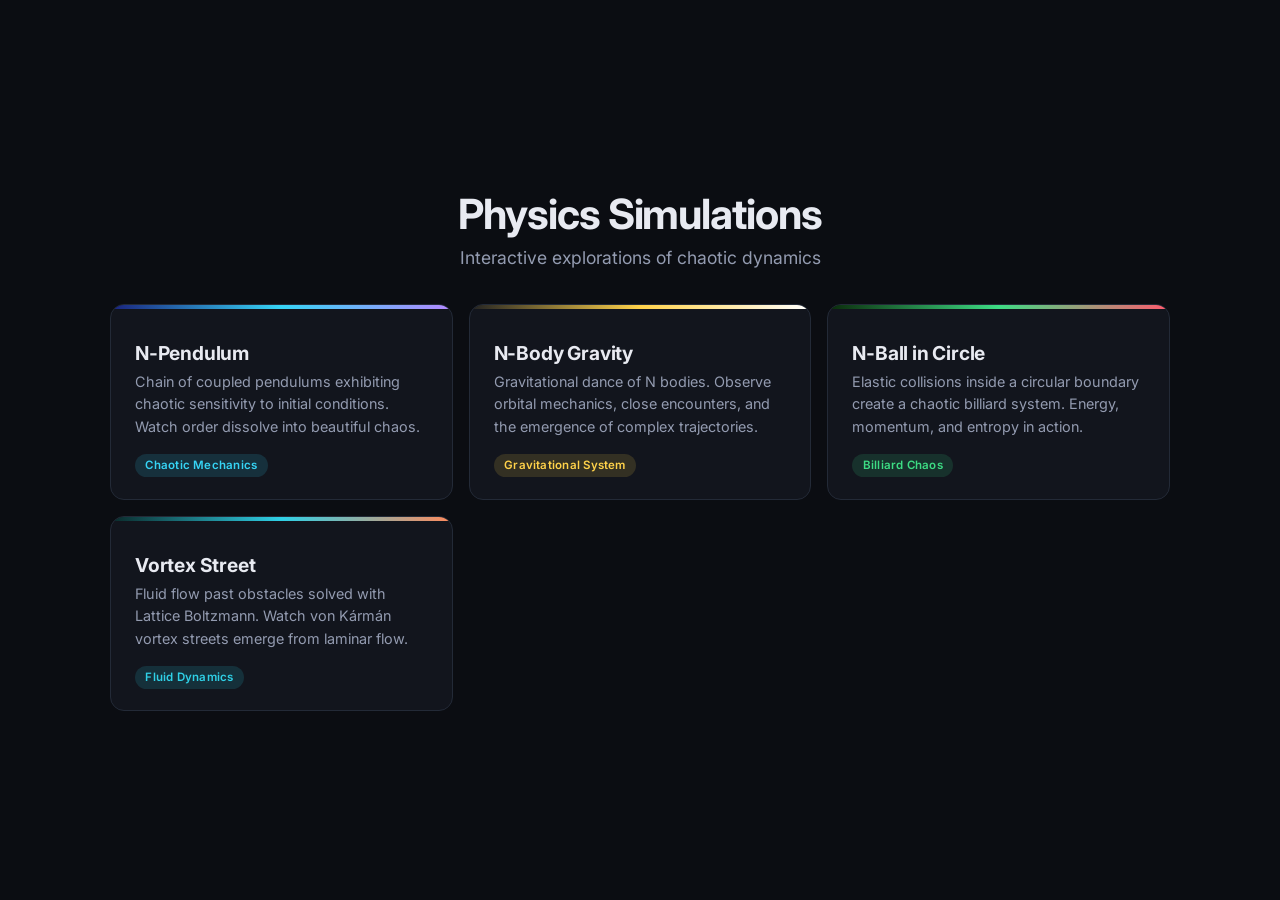
<file: index.html>
<!DOCTYPE html>
<html lang="en">
<head>
  <meta charset="UTF-8">
  <meta name="viewport" content="width=device-width, initial-scale=1, viewport-fit=cover">
  <title>Physics Simulations</title>
  <link rel="stylesheet" href="styles.css">
  <link rel="preconnect" href="https://fonts.googleapis.com">
  <link href="https://fonts.googleapis.com/css2?family=Inter:wght@400;600;700&display=swap" rel="stylesheet">
</head>
<body>
  <main class="landing">
    <h1>Physics Simulations</h1>
    <p class="subtitle">Interactive explorations of chaotic dynamics</p>

    <div class="cards">
      <a href="pages/pendulum/index.html" class="card card-pendulum">
        <div class="color-bar"></div>
        <h2>N-Pendulum</h2>
        <p>Chain of coupled pendulums exhibiting chaotic sensitivity to initial conditions. Watch order dissolve into beautiful chaos.</p>
        <span class="tag">Chaotic Mechanics</span>
      </a>

      <a href="pages/nbody/index.html" class="card card-nbody">
        <div class="color-bar"></div>
        <h2>N-Body Gravity</h2>
        <p>Gravitational dance of N bodies. Observe orbital mechanics, close encounters, and the emergence of complex trajectories.</p>
        <span class="tag">Gravitational System</span>
      </a>

      <a href="pages/balls/index.html" class="card card-balls">
        <div class="color-bar"></div>
        <h2>N-Ball in Circle</h2>
        <p>Elastic collisions inside a circular boundary create a chaotic billiard system. Energy, momentum, and entropy in action.</p>
        <span class="tag">Billiard Chaos</span>
      </a>

      <a href="pages/vortex/index.html" class="card card-vortex">
        <div class="color-bar"></div>
        <h2>Vortex Street</h2>
        <p>Fluid flow past obstacles solved with Lattice Boltzmann. Watch von K&aacute;rm&aacute;n vortex streets emerge from laminar flow.</p>
        <span class="tag">Fluid Dynamics</span>
      </a>
    </div>
  </main>
</body>
</html>
</file>
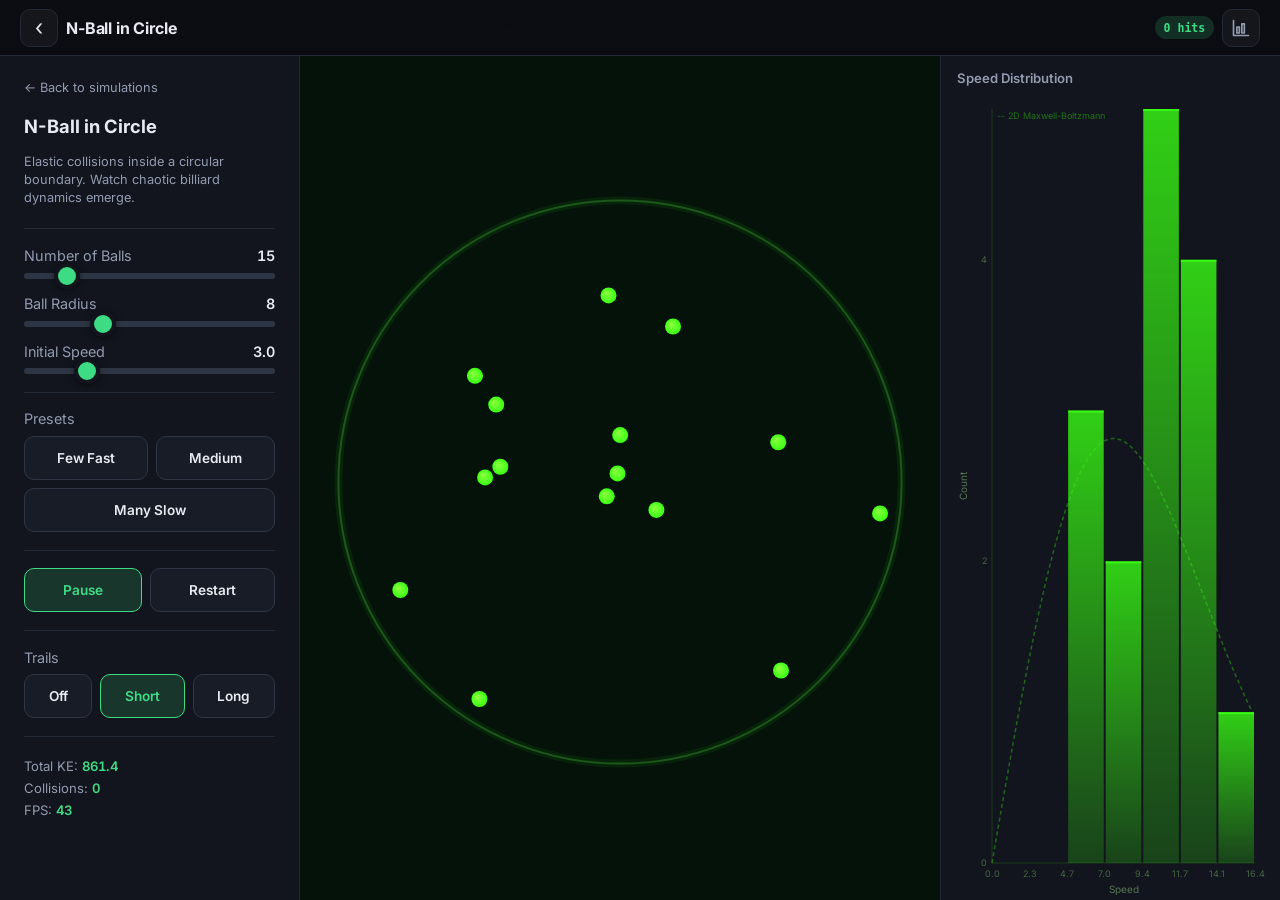
<file: pages/balls/index.html>
<!DOCTYPE html>
<html lang="en">
<head>
  <meta charset="UTF-8">
  <meta name="viewport" content="width=device-width, initial-scale=1, viewport-fit=cover, maximum-scale=1, user-scalable=no">
  <title>N-Ball in Circle — Billiard Chaos</title>
  <link rel="preconnect" href="https://fonts.googleapis.com">
  <link rel="preconnect" href="https://fonts.gstatic.com" crossorigin>
  <link href="https://fonts.googleapis.com/css2?family=Inter:wght@400;600;700&display=swap" rel="stylesheet">
  <link rel="stylesheet" href="../../styles.css">
  <style>
    .canvas-wrap { background: #04120a; }
  </style>
</head>
<body>

<div class="sim-page t-balls">

  <!-- Mobile top bar -->
  <header class="topbar">
    <a href="../../index.html" class="topbar-back" aria-label="Back to simulations">‹</a>
    <div class="topbar-title">N-Ball in Circle</div>
    <div class="topbar-live"><span id="m-live">0 hits</span></div>
    <button class="topbar-btn" id="m-graph" aria-label="Toggle speed plot">
      <svg viewBox="0 0 24 24" fill="none" stroke="currentColor" stroke-width="2" stroke-linecap="round" stroke-linejoin="round"><path d="M3 3v18h18"/><rect x="7" y="11" width="3" height="7"/><rect x="13" y="7" width="3" height="11"/></svg>
    </button>
  </header>

  <!-- Touch hint -->
  <div class="touch-hint" id="touch-hint"><b>Drag</b> across the dish to stir and scatter the balls</div>

  <!-- Controls Panel -->
  <div class="controls">
    <a href="../../index.html" class="back-link">&larr; Back to simulations</a>
    <h1>N-Ball in Circle</h1>
    <p style="font-size:0.8rem; color:var(--text-dim); line-height:1.4; margin-bottom:0.25rem;">
      Elastic collisions inside a circular boundary. Watch chaotic billiard dynamics emerge.
    </p>

    <hr class="divider">

    <div class="control-group">
      <label>Number of Balls <span id="n-val">15</span></label>
      <input type="range" id="slider-n" min="2" max="100" value="15">
    </div>

    <div class="control-group">
      <label>Ball Radius <span id="r-val">8</span></label>
      <input type="range" id="slider-r" min="3" max="20" value="8">
    </div>

    <div class="control-group">
      <label>Initial Speed <span id="speed-val">3.0</span></label>
      <input type="range" id="slider-speed" min="1" max="10" value="3" step="0.5">
    </div>

    <hr class="divider">

    <div class="control-group">
      <label>Presets</label>
      <div class="btn-row">
        <button class="btn" id="preset-few">Few Fast</button>
        <button class="btn" id="preset-mid">Medium</button>
        <button class="btn" id="preset-many">Many Slow</button>
      </div>
    </div>

    <hr class="divider">

    <div class="btn-row">
      <button class="btn active" id="btn-pause">Pause</button>
      <button class="btn" id="btn-restart">Restart</button>
    </div>

    <hr class="divider">

    <div class="control-group">
      <label>Trails</label>
      <div class="btn-row">
        <button class="btn" id="btn-trails-off">Off</button>
        <button class="btn active" id="btn-trails-short">Short</button>
        <button class="btn" id="btn-trails-long">Long</button>
      </div>
    </div>

    <hr class="divider">

    <div class="stats">
      <div>Total KE: <span class="val" id="stat-ke">0</span></div>
      <div>Collisions: <span class="val" id="stat-collisions">0</span></div>
      <div>FPS: <span class="val" id="stat-fps">0</span></div>
    </div>
  </div>

  <!-- Main Canvas -->
  <div class="canvas-wrap">
    <canvas id="main-canvas"></canvas>
  </div>

  <!-- Phase Space Panel -->
  <div class="phase-panel">
    <h2>Speed Distribution</h2>
    <canvas id="phase-canvas"></canvas>
  </div>

  <!-- Mobile action bar -->
  <nav class="actionbar">
    <button class="act act-secondary" id="m-controls" aria-label="Controls">
      <svg viewBox="0 0 24 24" fill="none" stroke="currentColor" stroke-width="2" stroke-linecap="round"><line x1="4" y1="8" x2="20" y2="8"/><line x1="4" y1="16" x2="20" y2="16"/><circle cx="9" cy="8" r="2.4" fill="currentColor"/><circle cx="15" cy="16" r="2.4" fill="currentColor"/></svg>
    </button>
    <button class="act act-play" id="m-play" aria-label="Play/Pause"></button>
    <button class="act act-secondary" id="m-restart" aria-label="Restart">
      <svg viewBox="0 0 24 24" fill="none" stroke="currentColor" stroke-width="2" stroke-linecap="round" stroke-linejoin="round"><path d="M21 12a9 9 0 1 1-2.64-6.36"/><path d="M21 3v6h-6"/></svg>
    </button>
  </nav>

</div>

<script>
(function() {
  'use strict';

  // ─── DOM refs ───
  const mainCanvas = document.getElementById('main-canvas');
  const mainCtx = mainCanvas.getContext('2d');
  const phaseCanvas = document.getElementById('phase-canvas');
  const phaseCtx = phaseCanvas.getContext('2d');
  const canvasWrap = mainCanvas.parentElement;

  const sliderN = document.getElementById('slider-n');
  const sliderR = document.getElementById('slider-r');
  const sliderSpeed = document.getElementById('slider-speed');
  const nVal = document.getElementById('n-val');
  const rVal = document.getElementById('r-val');
  const speedVal = document.getElementById('speed-val');
  const btnPause = document.getElementById('btn-pause');
  const btnRestart = document.getElementById('btn-restart');
  const statKE = document.getElementById('stat-ke');
  const statCollisions = document.getElementById('stat-collisions');
  const statFPS = document.getElementById('stat-fps');
  const mLive = document.getElementById('m-live');
  const pointer = { active: false, x: 0, y: 0, px: 0, py: 0 };

  // ─── State ───
  let N = 15;
  let ballRadius = 8;
  let initSpeed = 3.0;
  let running = true;
  let trailLength = 30; // 0 = off, 30 = short, 80 = long
  let collisionCount = 0;

  // Boundary
  let boundaryRadius = 250;
  let cx = 0, cy = 0;

  // Balls: arrays of Float64
  let px, py, vx, vy;
  // Per-ball collision flash (0..1, decays over time)
  let flash;
  // Trail history: array of arrays of {x, y}
  let trails;

  // Physics constants
  const SUB_STEPS = 8;
  const DT = 1 / 60;

  // FPS counter
  let frameCount = 0;
  let lastFPSTime = performance.now();
  let displayFPS = 60;

  // ─── Resize handling ───
  function resize() {
    const rect = canvasWrap.getBoundingClientRect();
    const dpr = window.devicePixelRatio || 1;
    mainCanvas.width = rect.width * dpr;
    mainCanvas.height = rect.height * dpr;
    mainCanvas.style.width = rect.width + 'px';
    mainCanvas.style.height = rect.height + 'px';
    mainCtx.setTransform(dpr, 0, 0, dpr, 0, 0);

    cx = rect.width / 2;
    cy = rect.height / 2;
    boundaryRadius = Math.min(rect.width, rect.height) * 0.44;

    // Phase canvas
    const phaseRect = phaseCanvas.parentElement.getBoundingClientRect();
    const pw = phaseRect.width - 32; // padding
    const ph = phaseRect.height - 40;
    phaseCanvas.width = Math.max(pw, 100) * dpr;
    phaseCanvas.height = Math.max(ph, 100) * dpr;
    phaseCanvas.style.width = Math.max(pw, 100) + 'px';
    phaseCanvas.style.height = Math.max(ph, 100) + 'px';
    phaseCtx.setTransform(dpr, 0, 0, dpr, 0, 0);
  }

  // ─── Initialization ───
  function initBalls() {
    collisionCount = 0;
    px = new Float64Array(N);
    py = new Float64Array(N);
    vx = new Float64Array(N);
    vy = new Float64Array(N);
    flash = new Float64Array(N);
    trails = [];
    for (let i = 0; i < N; i++) trails.push([]);

    const maxR = boundaryRadius - ballRadius - 2;
    let placed = 0;
    let attempts = 0;
    while (placed < N && attempts < N * 500) {
      attempts++;
      const angle = Math.random() * Math.PI * 2;
      const dist = Math.random() * maxR;
      const tx = dist * Math.cos(angle);
      const ty = dist * Math.sin(angle);

      // Check overlap with already placed
      let overlap = false;
      for (let j = 0; j < placed; j++) {
        const ddx = tx - px[j];
        const ddy = ty - py[j];
        if (ddx * ddx + ddy * ddy < (ballRadius * 2 + 2) * (ballRadius * 2 + 2)) {
          overlap = true;
          break;
        }
      }
      if (overlap) continue;

      px[placed] = tx;
      py[placed] = ty;
      const a = Math.random() * Math.PI * 2;
      // Scale speed relative to boundary so motion looks good at any size
      const spd = initSpeed * (0.5 + Math.random()) * boundaryRadius * 0.012;
      vx[placed] = spd * Math.cos(a);
      vy[placed] = spd * Math.sin(a);
      placed++;
    }

    // If we couldn't place all, reduce N for this run
    if (placed < N) {
      N = placed;
      px = px.slice(0, N);
      py = py.slice(0, N);
      vx = vx.slice(0, N);
      vy = vy.slice(0, N);
      flash = flash.slice(0, N);
      trails = trails.slice(0, N);
    }
  }

  // ─── Physics step ───
  function step(dt) {
    const subDt = dt / SUB_STEPS;

    for (let s = 0; s < SUB_STEPS; s++) {
      // Move
      for (let i = 0; i < N; i++) {
        px[i] += vx[i] * subDt;
        py[i] += vy[i] * subDt;
      }

      // Ball-wall collisions
      for (let i = 0; i < N; i++) {
        const dist = Math.sqrt(px[i] * px[i] + py[i] * py[i]);
        const limit = boundaryRadius - ballRadius;
        if (dist > limit && dist > 0.0001) {
          // Normal pointing inward
          const nx = px[i] / dist;
          const ny = py[i] / dist;

          // Push back
          px[i] = nx * limit;
          py[i] = ny * limit;

          // Reflect velocity
          const dot = vx[i] * nx + vy[i] * ny;
          if (dot > 0) {
            vx[i] -= 2 * dot * nx;
            vy[i] -= 2 * dot * ny;
          }
          flash[i] = 1.0;
          collisionCount++;
        }
      }

      // Ball-ball collisions
      for (let i = 0; i < N; i++) {
        for (let j = i + 1; j < N; j++) {
          const ddx = px[j] - px[i];
          const ddy = py[j] - py[i];
          const distSq = ddx * ddx + ddy * ddy;
          const minDist = ballRadius * 2;

          if (distSq < minDist * minDist && distSq > 0.0001) {
            const dist = Math.sqrt(distSq);
            const nx = ddx / dist;
            const ny = ddy / dist;

            // Resolve overlap: push apart equally
            const overlap = minDist - dist;
            const push = overlap * 0.5 + 0.01;
            px[i] -= nx * push;
            py[i] -= ny * push;
            px[j] += nx * push;
            py[j] += ny * push;

            // Elastic collision (equal mass)
            const dvx = vx[i] - vx[j];
            const dvy = vy[i] - vy[j];
            const dvDotN = dvx * nx + dvy * ny;

            // Only resolve if approaching
            if (dvDotN > 0) {
              vx[i] -= dvDotN * nx;
              vy[i] -= dvDotN * ny;
              vx[j] += dvDotN * nx;
              vy[j] += dvDotN * ny;
            }

            flash[i] = 1.0;
            flash[j] = 1.0;
            collisionCount++;
          }
        }
      }
    }

    // Pointer stir / shove — push nearby balls away and drag them along
    if (pointer.active && N > 0) {
      const R = boundaryRadius * 0.34;
      const R2 = R * R;
      const pvx = pointer.x - pointer.px;
      const pvy = pointer.y - pointer.py;
      const maxV = boundaryRadius * 0.06;
      for (let i = 0; i < N; i++) {
        const dx = px[i] - pointer.x, dy = py[i] - pointer.y;
        const d2 = dx * dx + dy * dy;
        if (d2 < R2) {
          const d = Math.sqrt(d2) || 1;
          const fall = 1 - d / R;
          vx[i] += (dx / d) * fall * 0.9 + pvx * fall * 0.35;
          vy[i] += (dy / d) * fall * 0.9 + pvy * fall * 0.35;
          const sp = Math.sqrt(vx[i] * vx[i] + vy[i] * vy[i]);
          if (sp > maxV) { vx[i] *= maxV / sp; vy[i] *= maxV / sp; }
        }
      }
    }
    pointer.px = pointer.x;
    pointer.py = pointer.y;

    // Decay flash
    for (let i = 0; i < N; i++) {
      flash[i] *= 0.9;
      if (flash[i] < 0.01) flash[i] = 0;
    }

    // Record trails
    if (trailLength > 0) {
      for (let i = 0; i < N; i++) {
        trails[i].push({ x: px[i], y: py[i] });
        if (trails[i].length > trailLength) {
          trails[i].shift();
        }
      }
    }
  }

  // ─── Color helpers ───
  function lerpColor(r1, g1, b1, r2, g2, b2, t) {
    return [
      Math.round(r1 + (r2 - r1) * t),
      Math.round(g1 + (g2 - g1) * t),
      Math.round(b1 + (b2 - b1) * t)
    ];
  }

  // ─── Render main canvas ───
  function renderMain() {
    const w = parseInt(mainCanvas.style.width);
    const h = parseInt(mainCanvas.style.height);
    mainCtx.clearRect(0, 0, w, h);

    // Draw boundary circle
    mainCtx.beginPath();
    mainCtx.arc(cx, cy, boundaryRadius, 0, Math.PI * 2);
    mainCtx.strokeStyle = '#1a4a1a';
    mainCtx.lineWidth = 2;
    mainCtx.stroke();

    // Subtle boundary glow
    mainCtx.beginPath();
    mainCtx.arc(cx, cy, boundaryRadius, 0, Math.PI * 2);
    mainCtx.strokeStyle = 'rgba(57, 255, 20, 0.08)';
    mainCtx.lineWidth = 8;
    mainCtx.stroke();

    // Draw trails
    if (trailLength > 0) {
      for (let i = 0; i < N; i++) {
        const trail = trails[i];
        if (trail.length < 2) continue;
        for (let t = 1; t < trail.length; t++) {
          const alpha = (t / trail.length) * 0.4;
          mainCtx.beginPath();
          mainCtx.moveTo(cx + trail[t - 1].x, cy + trail[t - 1].y);
          mainCtx.lineTo(cx + trail[t].x, cy + trail[t].y);
          mainCtx.strokeStyle = `rgba(57, 255, 20, ${alpha})`;
          mainCtx.lineWidth = ballRadius * 0.5;
          mainCtx.lineCap = 'round';
          mainCtx.stroke();
        }
      }
    }

    // Draw balls
    for (let i = 0; i < N; i++) {
      const f = flash[i];
      let r, g, b;
      if (f > 0) {
        // Lerp from neon green (57,255,20) to red (255,23,68)
        [r, g, b] = lerpColor(57, 255, 20, 255, 23, 68, f);
      } else {
        r = 57; g = 255; b = 20;
      }

      const bx = cx + px[i];
      const by = cy + py[i];

      // Glow
      if (f > 0.3) {
        mainCtx.beginPath();
        mainCtx.arc(bx, by, ballRadius * 2.5, 0, Math.PI * 2);
        const glow = mainCtx.createRadialGradient(bx, by, ballRadius * 0.5, bx, by, ballRadius * 2.5);
        glow.addColorStop(0, `rgba(255, 23, 68, ${f * 0.4})`);
        glow.addColorStop(1, 'rgba(255, 23, 68, 0)');
        mainCtx.fillStyle = glow;
        mainCtx.fill();
      }

      // Ball body
      mainCtx.beginPath();
      mainCtx.arc(bx, by, ballRadius, 0, Math.PI * 2);
      const grad = mainCtx.createRadialGradient(bx - ballRadius * 0.3, by - ballRadius * 0.3, ballRadius * 0.1, bx, by, ballRadius);
      grad.addColorStop(0, `rgba(${Math.min(r + 80, 255)}, ${Math.min(g + 40, 255)}, ${Math.min(b + 40, 255)}, 1)`);
      grad.addColorStop(1, `rgba(${r}, ${g}, ${b}, 1)`);
      mainCtx.fillStyle = grad;
      mainCtx.fill();
    }

    // Pointer influence ring
    if (pointer.active) {
      const R = boundaryRadius * 0.34;
      mainCtx.beginPath();
      mainCtx.arc(cx + pointer.x, cy + pointer.y, R, 0, Math.PI * 2);
      mainCtx.strokeStyle = 'rgba(61, 220, 132, 0.22)';
      mainCtx.lineWidth = 1.5;
      mainCtx.stroke();
      mainCtx.beginPath();
      mainCtx.arc(cx + pointer.x, cy + pointer.y, 4, 0, Math.PI * 2);
      mainCtx.fillStyle = 'rgba(61, 220, 132, 0.85)';
      mainCtx.fill();
    }
  }

  // ─── Render phase space (speed distribution histogram) ───
  function renderPhase() {
    const w = parseInt(phaseCanvas.style.width) || 200;
    const h = parseInt(phaseCanvas.style.height) || 200;
    phaseCtx.clearRect(0, 0, w, h);

    if (N === 0) return;

    // Compute speeds
    const speeds = new Float64Array(N);
    let maxSpeed = 0;
    for (let i = 0; i < N; i++) {
      speeds[i] = Math.sqrt(vx[i] * vx[i] + vy[i] * vy[i]);
      if (speeds[i] > maxSpeed) maxSpeed = speeds[i];
    }
    if (maxSpeed < 0.01) maxSpeed = 1;

    // Bin into histogram
    const numBins = Math.min(20, Math.max(5, Math.floor(N / 2)));
    const binWidth = (maxSpeed * 1.1) / numBins;
    const bins = new Int32Array(numBins);
    for (let i = 0; i < N; i++) {
      const bin = Math.min(Math.floor(speeds[i] / binWidth), numBins - 1);
      bins[bin]++;
    }

    let maxBin = 0;
    for (let i = 0; i < numBins; i++) {
      if (bins[i] > maxBin) maxBin = bins[i];
    }
    if (maxBin === 0) maxBin = 1;

    // Draw
    const pad = { top: 15, bottom: 35, left: 35, right: 10 };
    const plotW = w - pad.left - pad.right;
    const plotH = h - pad.top - pad.bottom;
    const barW = plotW / numBins;

    // Axes
    phaseCtx.strokeStyle = '#1a3a1a';
    phaseCtx.lineWidth = 1;
    phaseCtx.beginPath();
    phaseCtx.moveTo(pad.left, pad.top);
    phaseCtx.lineTo(pad.left, pad.top + plotH);
    phaseCtx.lineTo(pad.left + plotW, pad.top + plotH);
    phaseCtx.stroke();

    // Axis labels
    phaseCtx.fillStyle = '#557755';
    phaseCtx.font = '10px Inter, sans-serif';
    phaseCtx.textAlign = 'center';
    phaseCtx.fillText('Speed', pad.left + plotW / 2, h - 5);

    phaseCtx.save();
    phaseCtx.translate(10, pad.top + plotH / 2);
    phaseCtx.rotate(-Math.PI / 2);
    phaseCtx.fillText('Count', 0, 0);
    phaseCtx.restore();

    // Tick labels on x-axis
    phaseCtx.fillStyle = '#446644';
    phaseCtx.font = '9px Inter, sans-serif';
    phaseCtx.textAlign = 'center';
    for (let i = 0; i <= numBins; i += Math.max(1, Math.floor(numBins / 4))) {
      const xp = pad.left + i * barW;
      const val = (i * binWidth).toFixed(1);
      phaseCtx.fillText(val, xp, pad.top + plotH + 14);
    }

    // Y-axis ticks
    phaseCtx.textAlign = 'right';
    for (let t = 0; t <= maxBin; t += Math.max(1, Math.ceil(maxBin / 4))) {
      const yp = pad.top + plotH - (t / maxBin) * plotH;
      phaseCtx.fillText(t.toString(), pad.left - 5, yp + 3);
    }

    // Bars
    for (let i = 0; i < numBins; i++) {
      const barH = (bins[i] / maxBin) * plotH;
      const xp = pad.left + i * barW;
      const yp = pad.top + plotH - barH;

      const grad = phaseCtx.createLinearGradient(xp, yp, xp, pad.top + plotH);
      grad.addColorStop(0, 'rgba(57, 255, 20, 0.8)');
      grad.addColorStop(1, 'rgba(57, 255, 20, 0.2)');
      phaseCtx.fillStyle = grad;
      phaseCtx.fillRect(xp + 1, yp, barW - 2, barH);

      // Top highlight
      phaseCtx.fillStyle = 'rgba(57, 255, 20, 0.9)';
      phaseCtx.fillRect(xp + 1, yp, barW - 2, Math.min(2, barH));
    }

    // Maxwell-Boltzmann overlay (theoretical for 2D)
    if (N >= 8) {
      // Compute mean speed squared for temperature estimate
      let sumV2 = 0;
      for (let i = 0; i < N; i++) sumV2 += speeds[i] * speeds[i];
      const avgV2 = sumV2 / N;
      // 2D MB: f(v) = (v / sigma^2) * exp(-v^2 / (2 sigma^2)), sigma^2 = avgV2/2
      const sigma2 = avgV2 / 2;
      if (sigma2 > 0.001) {
        phaseCtx.beginPath();
        phaseCtx.strokeStyle = 'rgba(57, 255, 20, 0.35)';
        phaseCtx.lineWidth = 1.5;
        phaseCtx.setLineDash([4, 3]);
        // Scale to match histogram
        const totalArea = N * binWidth;
        let first = true;
        for (let xi = 0; xi <= plotW; xi += 2) {
          const v = (xi / plotW) * maxSpeed * 1.1;
          const fv = (v / sigma2) * Math.exp(-v * v / (2 * sigma2));
          const yVal = fv * totalArea;
          const yp = pad.top + plotH - (yVal / maxBin) * plotH;
          if (first) { phaseCtx.moveTo(pad.left + xi, yp); first = false; }
          else phaseCtx.lineTo(pad.left + xi, yp);
        }
        phaseCtx.stroke();
        phaseCtx.setLineDash([]);

        // Legend
        phaseCtx.fillStyle = 'rgba(57, 255, 20, 0.4)';
        phaseCtx.font = '9px Inter, sans-serif';
        phaseCtx.textAlign = 'left';
        phaseCtx.fillText('-- 2D Maxwell-Boltzmann', pad.left + 5, pad.top + 10);
      }
    }
  }

  // ─── Main loop ───
  let lastTime = 0;
  function loop(timestamp) {
    requestAnimationFrame(loop);

    // FPS calculation
    frameCount++;
    if (timestamp - lastFPSTime >= 1000) {
      displayFPS = frameCount;
      frameCount = 0;
      lastFPSTime = timestamp;
    }

    if (running) {
      step(DT);
    }

    renderMain();
    renderPhase();

    // Update stats
    let ke = 0;
    for (let i = 0; i < N; i++) {
      ke += 0.5 * (vx[i] * vx[i] + vy[i] * vy[i]);
    }
    statKE.textContent = ke.toFixed(1);
    statCollisions.textContent = collisionCount;
    statFPS.textContent = displayFPS;
    if (mLive) mLive.textContent = collisionCount + ' hits';
  }

  // ─── Event handlers ───
  function restart() {
    N = parseInt(sliderN.value);
    ballRadius = parseInt(sliderR.value);
    initSpeed = parseFloat(sliderSpeed.value);
    initBalls();
  }

  sliderN.addEventListener('input', () => {
    nVal.textContent = sliderN.value;
  });
  sliderR.addEventListener('input', () => {
    rVal.textContent = sliderR.value;
  });
  sliderSpeed.addEventListener('input', () => {
    speedVal.textContent = parseFloat(sliderSpeed.value).toFixed(1);
  });

  // Apply changes on release
  sliderN.addEventListener('change', restart);
  sliderR.addEventListener('change', restart);
  sliderSpeed.addEventListener('change', restart);

  btnPause.addEventListener('click', () => {
    running = !running;
    btnPause.textContent = running ? 'Pause' : 'Resume';
    btnPause.classList.toggle('active', running);
  });

  btnRestart.addEventListener('click', restart);

  // Presets
  document.getElementById('preset-few').addEventListener('click', () => {
    sliderN.value = 5; nVal.textContent = '5';
    sliderR.value = 12; rVal.textContent = '12';
    sliderSpeed.value = 7; speedVal.textContent = '7.0';
    restart();
  });
  document.getElementById('preset-mid').addEventListener('click', () => {
    sliderN.value = 25; nVal.textContent = '25';
    sliderR.value = 8; rVal.textContent = '8';
    sliderSpeed.value = 3; speedVal.textContent = '3.0';
    restart();
  });
  document.getElementById('preset-many').addEventListener('click', () => {
    sliderN.value = 60; nVal.textContent = '60';
    sliderR.value = 5; rVal.textContent = '5';
    sliderSpeed.value = 1.5; speedVal.textContent = '1.5';
    restart();
  });

  // Trail buttons
  const btnTrailsOff = document.getElementById('btn-trails-off');
  const btnTrailsShort = document.getElementById('btn-trails-short');
  const btnTrailsLong = document.getElementById('btn-trails-long');

  function setTrails(len, activeBtn) {
    trailLength = len;
    [btnTrailsOff, btnTrailsShort, btnTrailsLong].forEach(b => b.classList.remove('active'));
    activeBtn.classList.add('active');
    // Clear trails
    for (let i = 0; i < N; i++) trails[i] = [];
  }

  btnTrailsOff.addEventListener('click', () => setTrails(0, btnTrailsOff));
  btnTrailsShort.addEventListener('click', () => setTrails(30, btnTrailsShort));
  btnTrailsLong.addEventListener('click', () => setTrails(80, btnTrailsLong));

  // ─── Touch / pointer: stir & shove ───
  function ballWorld(e) {
    const r = mainCanvas.getBoundingClientRect();
    return { x: (e.clientX - r.left) - cx, y: (e.clientY - r.top) - cy };
  }
  mainCanvas.addEventListener('pointerdown', (e) => {
    e.preventDefault();
    mainCanvas.setPointerCapture(e.pointerId);
    const p = ballWorld(e);
    pointer.active = true;
    pointer.x = pointer.px = p.x;
    pointer.y = pointer.py = p.y;
  });
  mainCanvas.addEventListener('pointermove', (e) => {
    if (!pointer.active) return;
    const p = ballWorld(e);
    pointer.x = p.x; pointer.y = p.y;
  });
  function ballRelease() { pointer.active = false; }
  mainCanvas.addEventListener('pointerup', ballRelease);
  mainCanvas.addEventListener('pointercancel', ballRelease);

  // ─── Init ───
  window.addEventListener('resize', () => {
    resize();
  });

  resize();
  initBalls();
  requestAnimationFrame(loop);

})();
</script>
<script src="../ui.js"></script>

</body>
</html>
</file>
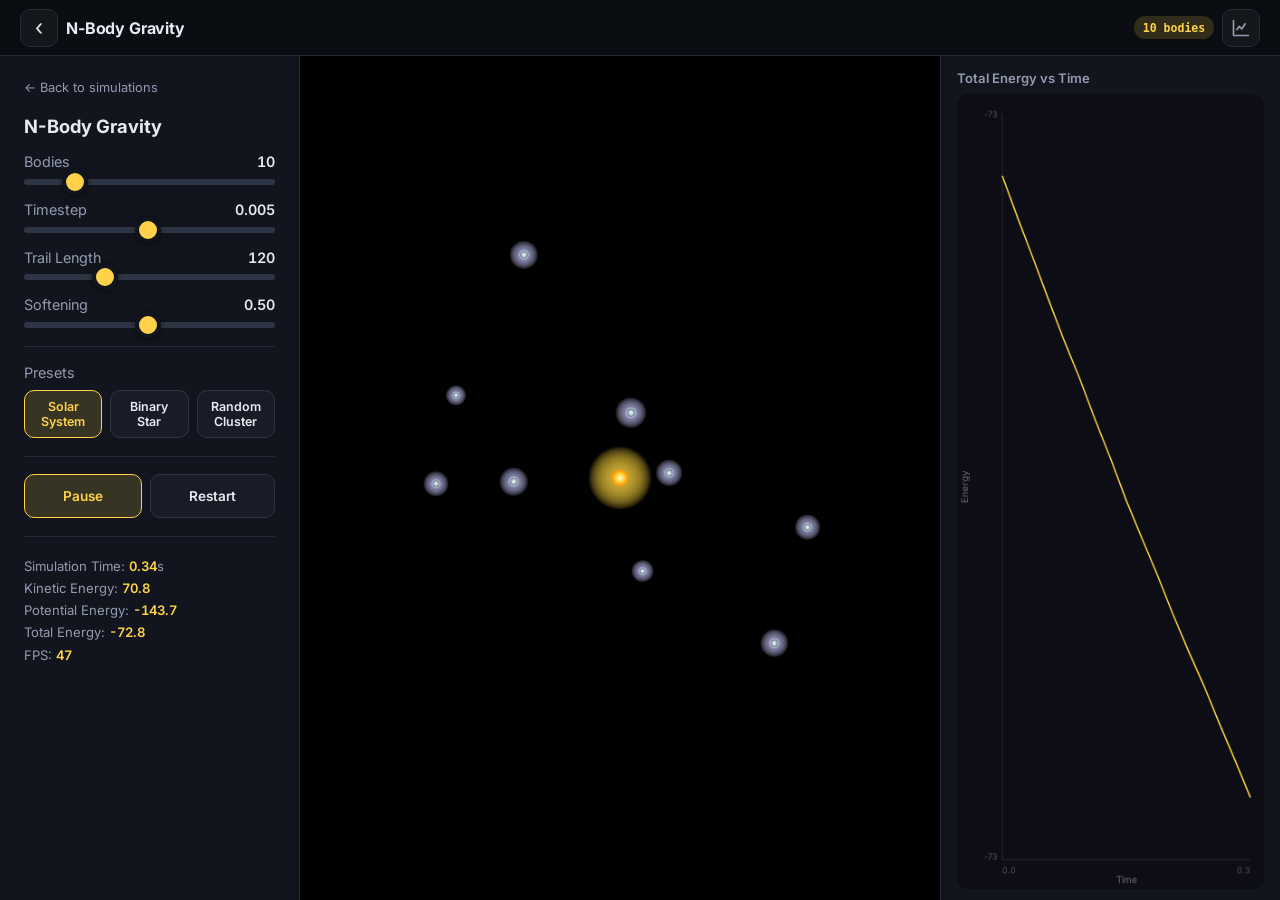
<file: pages/nbody/index.html>
<!DOCTYPE html>
<html lang="en">
<head>
  <meta charset="UTF-8">
  <meta name="viewport" content="width=device-width, initial-scale=1, viewport-fit=cover, maximum-scale=1, user-scalable=no">
  <title>N-Body Gravitational Simulation</title>
  <link rel="preconnect" href="https://fonts.googleapis.com">
  <link rel="preconnect" href="https://fonts.gstatic.com" crossorigin>
  <link href="https://fonts.googleapis.com/css2?family=Inter:wght@400;600;700&display=swap" rel="stylesheet">
  <link rel="stylesheet" href="../../styles.css">
  <style>
    .canvas-wrap { background: #05060a; }
    .preset-btn { flex: 1; min-width: 0; text-align: center; font-size: 0.78rem; padding: 0.5rem 0.4rem; }
  </style>
</head>
<body>
  <div class="sim-page t-nbody">

    <!-- Mobile top bar -->
    <header class="topbar">
      <a href="../../index.html" class="topbar-back" aria-label="Back to simulations">‹</a>
      <div class="topbar-title">N-Body Gravity</div>
      <div class="topbar-live"><span id="m-live">10 bodies</span></div>
      <button class="topbar-btn" id="m-graph" aria-label="Toggle energy plot">
        <svg viewBox="0 0 24 24" fill="none" stroke="currentColor" stroke-width="2" stroke-linecap="round" stroke-linejoin="round"><path d="M3 3v18h18"/><path d="M7 14l3-4 3 3 4-6"/></svg>
      </button>
    </header>

    <!-- Touch hint -->
    <div class="touch-hint" id="touch-hint"><b>Flick</b> the space to launch a new world into orbit</div>

    <!-- Left: Controls Panel -->
    <div class="controls">
      <a href="../../index.html" class="back-link">&larr; Back to simulations</a>
      <h1>N-Body Gravity</h1>

      <div class="control-group">
        <label>Bodies <span id="n-val">10</span></label>
        <input type="range" id="slider-n" min="2" max="50" value="10">
      </div>

      <div class="control-group">
        <label>Timestep <span id="dt-val">0.005</span></label>
        <input type="range" id="slider-dt" min="1" max="100" value="50">
      </div>

      <div class="control-group">
        <label>Trail Length <span id="trail-val">120</span></label>
        <input type="range" id="slider-trail" min="0" max="400" value="120">
      </div>

      <div class="control-group">
        <label>Softening <span id="soft-val">0.50</span></label>
        <input type="range" id="slider-soft" min="1" max="100" value="50">
      </div>

      <hr class="divider">

      <div class="control-group">
        <label>Presets</label>
        <div class="btn-row">
          <button class="btn preset-btn active" data-preset="solar">Solar System</button>
          <button class="btn preset-btn" data-preset="binary">Binary Star</button>
          <button class="btn preset-btn" data-preset="cluster">Random Cluster</button>
        </div>
      </div>

      <hr class="divider">

      <div class="btn-row">
        <button class="btn primary" id="btn-pause">Pause</button>
        <button class="btn" id="btn-restart">Restart</button>
      </div>

      <hr class="divider">

      <div class="stats">
        Simulation Time: <span id="stat-time">0.00</span>s<br>
        Kinetic Energy: <span id="stat-ke">0.00</span><br>
        Potential Energy: <span id="stat-pe">0.00</span><br>
        Total Energy: <span id="stat-te">0.00</span><br>
        FPS: <span id="stat-fps">0</span>
      </div>
    </div>

    <!-- Center: Main Canvas -->
    <div class="canvas-wrap">
      <canvas id="canvas-main"></canvas>
    </div>

    <!-- Right: Phase Space Panel -->
    <div class="phase-panel">
      <h2>Total Energy vs Time</h2>
      <canvas id="canvas-phase"></canvas>
    </div>

    <!-- Mobile action bar -->
    <nav class="actionbar">
      <button class="act act-secondary" id="m-controls" aria-label="Controls">
        <svg viewBox="0 0 24 24" fill="none" stroke="currentColor" stroke-width="2" stroke-linecap="round"><line x1="4" y1="8" x2="20" y2="8"/><line x1="4" y1="16" x2="20" y2="16"/><circle cx="9" cy="8" r="2.4" fill="currentColor"/><circle cx="15" cy="16" r="2.4" fill="currentColor"/></svg>
      </button>
      <button class="act act-play" id="m-play" aria-label="Play/Pause"></button>
      <button class="act act-secondary" id="m-restart" aria-label="Restart">
        <svg viewBox="0 0 24 24" fill="none" stroke="currentColor" stroke-width="2" stroke-linecap="round" stroke-linejoin="round"><path d="M21 12a9 9 0 1 1-2.64-6.36"/><path d="M21 3v6h-6"/></svg>
      </button>
    </nav>
  </div>

<script>
// ============================================================
// N-Body Gravitational Simulation
// Velocity Verlet integration, O(N^2) pairwise gravity
// ============================================================

(() => {
  'use strict';

  // --- Constants & Config ---
  const G = 1.0;
  const MAX_BODIES = 50;
  const MAX_TRAIL_LEN = 400;

  // --- DOM Elements ---
  const canvasMain = document.getElementById('canvas-main');
  const ctxMain = canvasMain.getContext('2d');
  const canvasPhase = document.getElementById('canvas-phase');
  const ctxPhase = canvasPhase.getContext('2d');

  const sliderN = document.getElementById('slider-n');
  const sliderDt = document.getElementById('slider-dt');
  const sliderTrail = document.getElementById('slider-trail');
  const sliderSoft = document.getElementById('slider-soft');
  const btnPause = document.getElementById('btn-pause');
  const btnRestart = document.getElementById('btn-restart');
  const presetBtns = document.querySelectorAll('.preset-btn');

  const valN = document.getElementById('n-val');
  const valDt = document.getElementById('dt-val');
  const valTrail = document.getElementById('trail-val');
  const valSoft = document.getElementById('soft-val');

  const statTime = document.getElementById('stat-time');
  const statKE = document.getElementById('stat-ke');
  const statPE = document.getElementById('stat-pe');
  const statTE = document.getElementById('stat-te');
  const statFPS = document.getElementById('stat-fps');
  const mLive = document.getElementById('m-live');

  // --- State ---
  let N = 10;
  let dt = 0.005;
  let trailLen = 120;
  let softening = 0.5;
  let paused = false;
  let simTime = 0;
  let currentPreset = 'solar';
  let aim = { active: false, x0: 0, y0: 0, x1: 0, y1: 0 };

  // TypedArrays for body data (SoA layout)
  let px, py, vx, vy, ax, ay, mass, radius;

  // Trails: array of Float64Arrays per body
  let trails = [];     // trails[i] = { x: Float64Array, y: Float64Array, head: 0, count: 0 }

  // Phase space data
  const PHASE_MAX_POINTS = 2000;
  let phaseTime = new Float64Array(PHASE_MAX_POINTS);
  let phaseEnergy = new Float64Array(PHASE_MAX_POINTS);
  let phaseHead = 0;
  let phaseCount = 0;

  // FPS tracking
  let frameCount = 0;
  let lastFPSTime = performance.now();
  let currentFPS = 0;

  // --- Utility ---
  function rand(lo, hi) { return lo + Math.random() * (hi - lo); }

  // --- Initialization ---
  function allocateArrays(n) {
    px = new Float64Array(n);
    py = new Float64Array(n);
    vx = new Float64Array(n);
    vy = new Float64Array(n);
    ax = new Float64Array(n);
    ay = new Float64Array(n);
    mass = new Float64Array(n);
    radius = new Float64Array(n);

    trails = [];
    for (let i = 0; i < n; i++) {
      trails.push({
        x: new Float64Array(MAX_TRAIL_LEN),
        y: new Float64Array(MAX_TRAIL_LEN),
        head: 0,
        count: 0
      });
    }
  }

  function resetPhase() {
    phaseTime = new Float64Array(PHASE_MAX_POINTS);
    phaseEnergy = new Float64Array(PHASE_MAX_POINTS);
    phaseHead = 0;
    phaseCount = 0;
  }

  // --- Presets ---
  function initSolarSystem(n) {
    allocateArrays(n);
    // Central star
    px[0] = 0; py[0] = 0;
    vx[0] = 0; vy[0] = 0;
    mass[0] = 500;
    radius[0] = 8;

    for (let i = 1; i < n; i++) {
      const angle = rand(0, Math.PI * 2);
      const dist = rand(40, 250);
      px[i] = dist * Math.cos(angle);
      py[i] = dist * Math.sin(angle);

      // Circular orbit velocity
      const orbitalV = Math.sqrt(G * mass[0] / dist);
      vx[i] = -orbitalV * Math.sin(angle) * rand(0.9, 1.1);
      vy[i] = orbitalV * Math.cos(angle) * rand(0.9, 1.1);

      mass[i] = rand(0.5, 5);
      radius[i] = 2 + mass[i] * 0.4;
    }
  }

  function initBinaryStar(n) {
    allocateArrays(n);
    const sep = 80;
    const binaryMass = 200;

    // Binary star 1
    px[0] = -sep / 2; py[0] = 0;
    const orbV = Math.sqrt(G * binaryMass / (sep * 2));
    vx[0] = 0; vy[0] = -orbV;
    mass[0] = binaryMass;
    radius[0] = 7;

    // Binary star 2
    px[1] = sep / 2; py[1] = 0;
    vx[1] = 0; vy[1] = orbV;
    mass[1] = binaryMass;
    radius[1] = 7;

    for (let i = 2; i < n; i++) {
      const angle = rand(0, Math.PI * 2);
      const dist = rand(100, 250);
      px[i] = dist * Math.cos(angle);
      py[i] = dist * Math.sin(angle);

      const totalCentralMass = mass[0] + mass[1];
      const orbitalV = Math.sqrt(G * totalCentralMass / dist);
      vx[i] = -orbitalV * Math.sin(angle) * rand(0.85, 1.15);
      vy[i] = orbitalV * Math.cos(angle) * rand(0.85, 1.15);

      mass[i] = rand(0.5, 4);
      radius[i] = 2 + mass[i] * 0.4;
    }
  }

  function initRandomCluster(n) {
    allocateArrays(n);
    for (let i = 0; i < n; i++) {
      const angle = rand(0, Math.PI * 2);
      const dist = rand(10, 200);
      px[i] = dist * Math.cos(angle);
      py[i] = dist * Math.sin(angle);

      vx[i] = rand(-20, 20);
      vy[i] = rand(-20, 20);

      mass[i] = rand(1, 30);
      radius[i] = 2 + Math.sqrt(mass[i]) * 0.8;
    }

    // Zero out center-of-mass velocity for stability
    let totalMass = 0, cmvx = 0, cmvy = 0;
    for (let i = 0; i < n; i++) {
      totalMass += mass[i];
      cmvx += mass[i] * vx[i];
      cmvy += mass[i] * vy[i];
    }
    cmvx /= totalMass;
    cmvy /= totalMass;
    for (let i = 0; i < n; i++) {
      vx[i] -= cmvx;
      vy[i] -= cmvy;
    }
  }

  function initPreset(preset, n) {
    switch (preset) {
      case 'solar': initSolarSystem(n); break;
      case 'binary': initBinaryStar(n); break;
      case 'cluster': initRandomCluster(n); break;
    }
    // Compute initial accelerations
    computeAccelerations();
  }

  // --- Physics: Acceleration ---
  function computeAccelerations() {
    const eps2 = softening * softening;
    // Zero accelerations
    for (let i = 0; i < N; i++) {
      ax[i] = 0;
      ay[i] = 0;
    }
    // Pairwise O(N^2) gravity
    for (let i = 0; i < N; i++) {
      for (let j = i + 1; j < N; j++) {
        const dx = px[j] - px[i];
        const dy = py[j] - py[i];
        const r2 = dx * dx + dy * dy + eps2;
        const invR = 1.0 / Math.sqrt(r2);
        const invR3 = invR * invR * invR;
        const fij = G * invR3;

        ax[i] += fij * mass[j] * dx;
        ay[i] += fij * mass[j] * dy;
        ax[j] -= fij * mass[i] * dx;
        ay[j] -= fij * mass[i] * dy;
      }
    }
  }

  // --- Physics: Velocity Verlet Step ---
  function step(h) {
    // Half-kick
    for (let i = 0; i < N; i++) {
      vx[i] += 0.5 * h * ax[i];
      vy[i] += 0.5 * h * ay[i];
    }
    // Drift
    for (let i = 0; i < N; i++) {
      px[i] += h * vx[i];
      py[i] += h * vy[i];
    }
    // Recompute accelerations
    computeAccelerations();
    // Half-kick
    for (let i = 0; i < N; i++) {
      vx[i] += 0.5 * h * ax[i];
      vy[i] += 0.5 * h * ay[i];
    }
    simTime += h;
  }

  // --- Energy Computation ---
  function computeEnergies() {
    let ke = 0, pe = 0;
    const eps2 = softening * softening;
    for (let i = 0; i < N; i++) {
      ke += 0.5 * mass[i] * (vx[i] * vx[i] + vy[i] * vy[i]);
    }
    for (let i = 0; i < N; i++) {
      for (let j = i + 1; j < N; j++) {
        const dx = px[j] - px[i];
        const dy = py[j] - py[i];
        const r = Math.sqrt(dx * dx + dy * dy + eps2);
        pe -= G * mass[i] * mass[j] / r;
      }
    }
    return { ke, pe, total: ke + pe };
  }

  // --- Trail Recording ---
  function recordTrails() {
    for (let i = 0; i < N; i++) {
      const t = trails[i];
      t.x[t.head] = px[i];
      t.y[t.head] = py[i];
      t.head = (t.head + 1) % MAX_TRAIL_LEN;
      if (t.count < MAX_TRAIL_LEN) t.count++;
    }
  }

  // --- Phase Space Recording ---
  function recordPhase(totalEnergy) {
    phaseTime[phaseHead] = simTime;
    phaseEnergy[phaseHead] = totalEnergy;
    phaseHead = (phaseHead + 1) % PHASE_MAX_POINTS;
    if (phaseCount < PHASE_MAX_POINTS) phaseCount++;
  }

  // --- Canvas Sizing ---
  function resizeCanvases() {
    const mainWrap = canvasMain.parentElement;
    canvasMain.width = mainWrap.clientWidth;
    canvasMain.height = mainWrap.clientHeight;

    const phaseWrap = canvasPhase.parentElement;
    canvasPhase.width = phaseWrap.clientWidth;
    canvasPhase.height = phaseWrap.clientHeight - 30;
  }

  // --- Rendering: Main Canvas ---
  function renderMain() {
    const w = canvasMain.width;
    const h = canvasMain.height;
    const cx = w / 2;
    const cy = h / 2;

    // Fade: semi-transparent overlay for trail effect
    ctxMain.fillStyle = 'rgba(0, 0, 0, 0.15)';
    ctxMain.fillRect(0, 0, w, h);

    // Draw trails
    const effectiveTrailLen = Math.min(trailLen, MAX_TRAIL_LEN);
    for (let i = 0; i < N; i++) {
      const t = trails[i];
      const drawCount = Math.min(t.count, effectiveTrailLen);
      if (drawCount < 2) continue;

      for (let j = 1; j < drawCount; j++) {
        const idx0 = (t.head - drawCount + j - 1 + MAX_TRAIL_LEN) % MAX_TRAIL_LEN;
        const idx1 = (t.head - drawCount + j + MAX_TRAIL_LEN) % MAX_TRAIL_LEN;

        const alpha = (j / drawCount) * 0.6;
        const isStar = mass[i] > 50;

        if (isStar) {
          ctxMain.strokeStyle = `rgba(255, 215, 64, ${alpha})`;
        } else {
          ctxMain.strokeStyle = `rgba(255, 255, 255, ${alpha * 0.5})`;
        }
        ctxMain.lineWidth = isStar ? 1.5 : 0.7;
        ctxMain.beginPath();
        ctxMain.moveTo(cx + t.x[idx0], cy + t.y[idx0]);
        ctxMain.lineTo(cx + t.x[idx1], cy + t.y[idx1]);
        ctxMain.stroke();
      }
    }

    // Draw bodies as glowing points
    for (let i = 0; i < N; i++) {
      const sx = cx + px[i];
      const sy = cy + py[i];
      const r = radius[i];
      const isStar = mass[i] > 50;

      // Outer glow
      const glowR = r * 4;
      const glow = ctxMain.createRadialGradient(sx, sy, 0, sx, sy, glowR);
      if (isStar) {
        glow.addColorStop(0, 'rgba(255, 215, 64, 0.8)');
        glow.addColorStop(0.3, 'rgba(255, 215, 64, 0.3)');
        glow.addColorStop(1, 'rgba(255, 215, 64, 0)');
      } else {
        glow.addColorStop(0, 'rgba(255, 255, 255, 0.9)');
        glow.addColorStop(0.4, 'rgba(200, 200, 255, 0.2)');
        glow.addColorStop(1, 'rgba(200, 200, 255, 0)');
      }
      ctxMain.beginPath();
      ctxMain.arc(sx, sy, glowR, 0, Math.PI * 2);
      ctxMain.fillStyle = glow;
      ctxMain.fill();

      // Core
      const core = ctxMain.createRadialGradient(sx, sy, 0, sx, sy, r);
      if (isStar) {
        core.addColorStop(0, '#fff8e1');
        core.addColorStop(0.5, '#ffd740');
        core.addColorStop(1, '#ff8f00');
      } else {
        core.addColorStop(0, '#ffffff');
        core.addColorStop(0.6, '#b0bec5');
        core.addColorStop(1, '#607d8b');
      }
      ctxMain.beginPath();
      ctxMain.arc(sx, sy, r, 0, Math.PI * 2);
      ctxMain.fillStyle = core;
      ctxMain.fill();
    }

    // Launch aim preview (slingshot)
    if (aim.active) {
      const ax0 = cx + aim.x0, ay0 = cy + aim.y0;
      const ax1 = cx + aim.x1, ay1 = cy + aim.y1;
      ctxMain.strokeStyle = 'rgba(255, 210, 74, 0.55)';
      ctxMain.setLineDash([5, 5]);
      ctxMain.lineWidth = 1.5;
      ctxMain.beginPath();
      ctxMain.moveTo(ax0, ay0);
      ctxMain.lineTo(ax1, ay1);
      ctxMain.stroke();
      ctxMain.setLineDash([]);
      ctxMain.beginPath();
      ctxMain.arc(ax0, ay0, 5, 0, Math.PI * 2);
      ctxMain.fillStyle = '#ffd24a';
      ctxMain.fill();
    }
  }

  // --- Rendering: Phase Space (Energy vs Time) ---
  function renderPhase() {
    const w = canvasPhase.width;
    const h = canvasPhase.height;
    if (w === 0 || h === 0) return;

    ctxPhase.fillStyle = '#0d0d15';
    ctxPhase.fillRect(0, 0, w, h);

    if (phaseCount < 2) return;

    // Determine data range
    let tMin = Infinity, tMax = -Infinity;
    let eMin = Infinity, eMax = -Infinity;
    for (let k = 0; k < phaseCount; k++) {
      const idx = (phaseHead - phaseCount + k + PHASE_MAX_POINTS) % PHASE_MAX_POINTS;
      const t = phaseTime[idx];
      const e = phaseEnergy[idx];
      if (t < tMin) tMin = t;
      if (t > tMax) tMax = t;
      if (e < eMin) eMin = e;
      if (e > eMax) eMax = e;
    }

    // Padding
    const margin = { top: 20, right: 15, bottom: 30, left: 50 };
    const plotW = w - margin.left - margin.right;
    const plotH = h - margin.top - margin.bottom;

    if (plotW <= 0 || plotH <= 0) return;

    const tRange = tMax - tMin || 1;
    const eRange = eMax - eMin || 1;
    const ePad = eRange * 0.1;

    // Axes
    ctxPhase.strokeStyle = '#2a2a3a';
    ctxPhase.lineWidth = 1;
    ctxPhase.beginPath();
    ctxPhase.moveTo(margin.left, margin.top);
    ctxPhase.lineTo(margin.left, h - margin.bottom);
    ctxPhase.lineTo(w - margin.right, h - margin.bottom);
    ctxPhase.stroke();

    // Axis labels
    ctxPhase.fillStyle = '#6a6a80';
    ctxPhase.font = '10px Inter, sans-serif';
    ctxPhase.textAlign = 'center';
    ctxPhase.fillText('Time', margin.left + plotW / 2, h - 6);

    ctxPhase.save();
    ctxPhase.translate(12, margin.top + plotH / 2);
    ctxPhase.rotate(-Math.PI / 2);
    ctxPhase.fillText('Energy', 0, 0);
    ctxPhase.restore();

    // Tick labels
    ctxPhase.fillStyle = '#55556a';
    ctxPhase.font = '9px Inter, sans-serif';
    ctxPhase.textAlign = 'right';
    ctxPhase.fillText((eMax + ePad).toFixed(0), margin.left - 5, margin.top + 4);
    ctxPhase.fillText((eMin - ePad).toFixed(0), margin.left - 5, h - margin.bottom);
    ctxPhase.textAlign = 'left';
    ctxPhase.fillText(tMin.toFixed(1), margin.left, h - margin.bottom + 14);
    ctxPhase.textAlign = 'right';
    ctxPhase.fillText(tMax.toFixed(1), w - margin.right, h - margin.bottom + 14);

    // Plot energy line
    ctxPhase.beginPath();
    let first = true;
    for (let k = 0; k < phaseCount; k++) {
      const idx = (phaseHead - phaseCount + k + PHASE_MAX_POINTS) % PHASE_MAX_POINTS;
      const t = phaseTime[idx];
      const e = phaseEnergy[idx];
      const sx = margin.left + ((t - tMin) / tRange) * plotW;
      const sy = margin.top + plotH - ((e - (eMin - ePad)) / (eRange + 2 * ePad)) * plotH;
      if (first) { ctxPhase.moveTo(sx, sy); first = false; }
      else ctxPhase.lineTo(sx, sy);
    }
    ctxPhase.strokeStyle = '#ffd740';
    ctxPhase.lineWidth = 1.5;
    ctxPhase.stroke();
  }

  // --- Main Loop ---
  let rafId = null;
  let trailCounter = 0;
  const TRAIL_RECORD_INTERVAL = 2; // record trail every N frames
  const PHASE_RECORD_INTERVAL = 4; // record phase every N frames

  function mainLoop() {
    rafId = requestAnimationFrame(mainLoop);

    if (!paused) {
      // Sub-step for stability
      const subSteps = 4;
      const subDt = dt / subSteps;
      for (let s = 0; s < subSteps; s++) {
        step(subDt);
      }

      trailCounter++;
      if (trailCounter % TRAIL_RECORD_INTERVAL === 0) {
        recordTrails();
      }

      const energies = computeEnergies();
      if (trailCounter % PHASE_RECORD_INTERVAL === 0) {
        recordPhase(energies.total);
      }

      // Update stats
      statTime.textContent = simTime.toFixed(2);
      statKE.textContent = energies.ke.toFixed(1);
      statPE.textContent = energies.pe.toFixed(1);
      statTE.textContent = energies.total.toFixed(1);
    }

    renderMain();
    renderPhase();
    if (mLive) mLive.textContent = N + (N === 1 ? ' body' : ' bodies');

    // FPS
    frameCount++;
    const now = performance.now();
    if (now - lastFPSTime >= 1000) {
      currentFPS = frameCount;
      frameCount = 0;
      lastFPSTime = now;
      statFPS.textContent = currentFPS;
    }
  }

  // --- Restart ---
  function restart() {
    simTime = 0;
    trailCounter = 0;
    resetPhase();
    N = parseInt(sliderN.value);
    initPreset(currentPreset, N);
    // Clear main canvas fully on restart
    ctxMain.fillStyle = '#000000';
    ctxMain.fillRect(0, 0, canvasMain.width, canvasMain.height);
  }

  // --- Add a body on the fly (touch slingshot) ---
  function addBody(x, y, vxn, vyn) {
    if (N >= MAX_BODIES) return;
    const grow = (arr) => { const a = new Float64Array(N + 1); a.set(arr); return a; };
    px = grow(px); py = grow(py); vx = grow(vx); vy = grow(vy);
    ax = grow(ax); ay = grow(ay); mass = grow(mass); radius = grow(radius);
    px[N] = x; py[N] = y; vx[N] = vxn; vy[N] = vyn;
    mass[N] = 8; radius[N] = 2 + Math.sqrt(mass[N]) * 1.1;
    trails.push({ x: new Float64Array(MAX_TRAIL_LEN), y: new Float64Array(MAX_TRAIL_LEN), head: 0, count: 0 });
    N++;
    computeAccelerations();
    sliderN.value = Math.min(parseInt(sliderN.max), N);
    valN.textContent = N;
  }

  // --- Touch / pointer: slingshot a new body ---
  function nbWorld(e) {
    const r = canvasMain.getBoundingClientRect();
    return {
      x: (e.clientX - r.left) * (canvasMain.width / r.width) - canvasMain.width / 2,
      y: (e.clientY - r.top) * (canvasMain.height / r.height) - canvasMain.height / 2
    };
  }
  let nbMoved = false;
  canvasMain.addEventListener('pointerdown', (e) => {
    e.preventDefault();
    canvasMain.setPointerCapture(e.pointerId);
    const p = nbWorld(e);
    aim.active = true; aim.x0 = aim.x1 = p.x; aim.y0 = aim.y1 = p.y;
    nbMoved = false;
  });
  canvasMain.addEventListener('pointermove', (e) => {
    if (!aim.active) return;
    const p = nbWorld(e);
    aim.x1 = p.x; aim.y1 = p.y;
    if (Math.hypot(aim.x1 - aim.x0, aim.y1 - aim.y0) > 6) nbMoved = true;
  });
  function nbRelease() {
    if (!aim.active) return;
    aim.active = false;
    const K = 0.06;
    if (nbMoved) addBody(aim.x0, aim.y0, (aim.x1 - aim.x0) * K, (aim.y1 - aim.y0) * K);
    else addBody(aim.x0, aim.y0, 0, 0);
  }
  canvasMain.addEventListener('pointerup', nbRelease);
  canvasMain.addEventListener('pointercancel', nbRelease);

  // --- Event Handlers ---
  sliderN.addEventListener('input', () => {
    valN.textContent = sliderN.value;
  });
  sliderN.addEventListener('change', () => {
    restart();
  });

  sliderDt.addEventListener('input', () => {
    dt = parseFloat(sliderDt.value) / 10000;
    valDt.textContent = dt.toFixed(4);
  });

  sliderTrail.addEventListener('input', () => {
    trailLen = parseInt(sliderTrail.value);
    valTrail.textContent = trailLen;
  });

  sliderSoft.addEventListener('input', () => {
    softening = parseInt(sliderSoft.value) / 100;
    valSoft.textContent = softening.toFixed(2);
  });

  btnPause.addEventListener('click', () => {
    paused = !paused;
    btnPause.textContent = paused ? 'Resume' : 'Pause';
    btnPause.classList.toggle('active', paused);
  });

  btnRestart.addEventListener('click', restart);

  presetBtns.forEach(btn => {
    btn.addEventListener('click', () => {
      presetBtns.forEach(b => b.classList.remove('active'));
      btn.classList.add('active');
      currentPreset = btn.dataset.preset;
      restart();
    });
  });

  // --- Init ---
  window.addEventListener('resize', resizeCanvases);
  resizeCanvases();
  restart();
  mainLoop();
})();
</script>
<script src="../ui.js"></script>
</body>
</html>
</file>
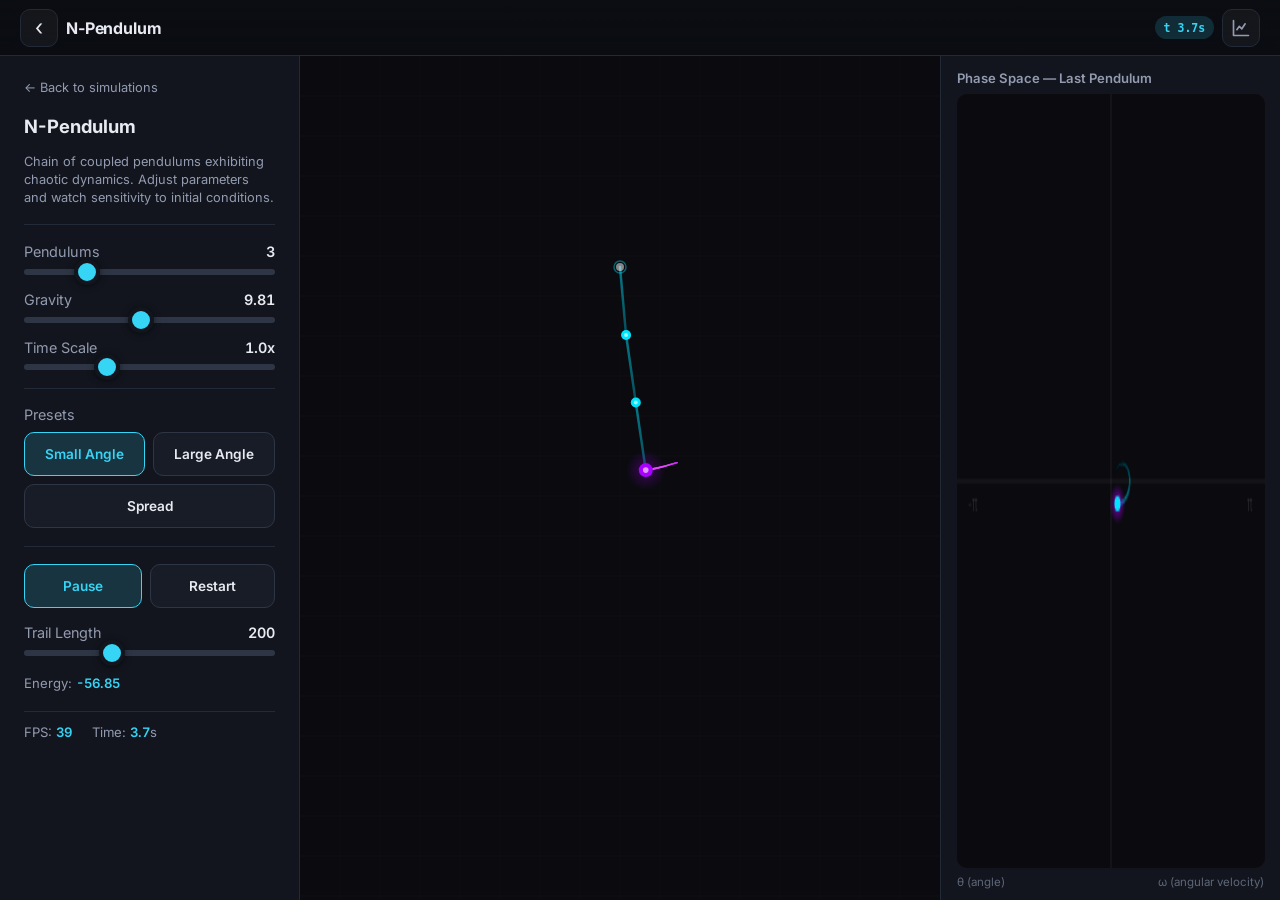
<file: pages/pendulum/index.html>
<!DOCTYPE html>
<html lang="en">
<head>
  <meta charset="UTF-8">
  <meta name="viewport" content="width=device-width, initial-scale=1, viewport-fit=cover, maximum-scale=1, user-scalable=no">
  <title>N-Pendulum — Chaotic Mechanics</title>
  <link rel="preconnect" href="https://fonts.googleapis.com">
  <link rel="preconnect" href="https://fonts.gstatic.com" crossorigin>
  <link href="https://fonts.googleapis.com/css2?family=Inter:wght@400;600;700&display=swap" rel="stylesheet">
  <link rel="stylesheet" href="../../styles.css">
  <style>
    .btn.accent { } /* accent handled by shared --accent tokens */
  </style>
</head>
<body>
  <div class="sim-page t-pendulum">

    <!-- Mobile top bar -->
    <header class="topbar">
      <a href="../../index.html" class="topbar-back" aria-label="Back to simulations">‹</a>
      <div class="topbar-title">N-Pendulum</div>
      <div class="topbar-live"><span id="m-live">t 0.0s</span></div>
      <button class="topbar-btn" id="m-graph" aria-label="Toggle phase plot">
        <svg viewBox="0 0 24 24" fill="none" stroke="currentColor" stroke-width="2" stroke-linecap="round" stroke-linejoin="round"><path d="M3 3v18h18"/><path d="M7 14l3-4 3 3 4-6"/></svg>
      </button>
    </header>

    <!-- Touch hint -->
    <div class="touch-hint" id="touch-hint"><b>Drag</b> a bob to pose it, then let go to watch chaos</div>

    <!-- Controls Panel -->
    <aside class="controls">
      <a href="../../index.html" class="back-link">← Back to simulations</a>
      <h1>N-Pendulum</h1>
      <p style="font-size:0.8rem;color:var(--text-dim);line-height:1.4;">
        Chain of coupled pendulums exhibiting chaotic dynamics. Adjust parameters and watch sensitivity to initial conditions.
      </p>

      <hr class="divider">

      <div class="control-group">
        <label>Pendulums <span id="n-display">3</span></label>
        <input type="range" id="slider-n" min="1" max="10" value="3" step="1">
      </div>

      <div class="control-group">
        <label>Gravity <span id="g-display">9.81</span></label>
        <input type="range" id="slider-g" min="1" max="20" value="9.81" step="0.01">
      </div>

      <div class="control-group">
        <label>Time Scale <span id="speed-display">1.0x</span></label>
        <input type="range" id="slider-speed" min="0.1" max="3" value="1" step="0.1">
      </div>

      <hr class="divider">

      <div class="control-group">
        <label>Presets</label>
        <div class="btn-row">
          <button class="btn accent active" data-preset="0" id="preset-0">Small Angle</button>
          <button class="btn accent" data-preset="1" id="preset-1">Large Angle</button>
          <button class="btn accent" data-preset="2" id="preset-2">Spread</button>
        </div>
      </div>

      <hr class="divider">

      <div class="btn-row">
        <button class="btn primary" id="btn-pause">Pause</button>
        <button class="btn" id="btn-restart">Restart</button>
      </div>

      <div class="control-group">
        <label>Trail Length <span id="trail-display">200</span></label>
        <input type="range" id="slider-trail" min="0" max="600" value="200" step="10">
      </div>

      <div class="energy-readout">
        Energy: <span class="val" id="energy-val">0.00</span>
      </div>

      <div class="status-bar">
        <div>FPS: <span class="val" id="fps-val">0</span></div>
        <div>Time: <span class="val" id="time-val">0.0</span>s</div>
      </div>
    </aside>

    <!-- Main Canvas -->
    <div class="canvas-wrap" id="canvas-wrap">
      <canvas id="canvas-main"></canvas>
    </div>

    <!-- Phase Space Panel -->
    <aside class="phase-panel">
      <h2>Phase Space — Last Pendulum</h2>
      <canvas id="canvas-phase"></canvas>
      <div class="legend">
        <span>θ (angle)</span>
        <span>ω (angular velocity)</span>
      </div>
    </aside>

    <!-- Mobile action bar -->
    <nav class="actionbar">
      <button class="act act-secondary" id="m-controls" aria-label="Controls">
        <svg viewBox="0 0 24 24" fill="none" stroke="currentColor" stroke-width="2" stroke-linecap="round"><line x1="4" y1="8" x2="20" y2="8"/><line x1="4" y1="16" x2="20" y2="16"/><circle cx="9" cy="8" r="2.4" fill="currentColor"/><circle cx="15" cy="16" r="2.4" fill="currentColor"/></svg>
      </button>
      <button class="act act-play" id="m-play" aria-label="Play/Pause"></button>
      <button class="act act-secondary" id="m-restart" aria-label="Restart">
        <svg viewBox="0 0 24 24" fill="none" stroke="currentColor" stroke-width="2" stroke-linecap="round" stroke-linejoin="round"><path d="M21 12a9 9 0 1 1-2.64-6.36"/><path d="M21 3v6h-6"/></svg>
      </button>
    </nav>
  </div>

<script>
// =============================================================================
//  N-Pendulum Simulation — Lagrangian Mechanics with RK4 Integration
// =============================================================================
(() => {
  'use strict';

  // --- DOM refs ---
  const canvasMain  = document.getElementById('canvas-main');
  const ctxMain     = canvasMain.getContext('2d');
  const canvasPhase = document.getElementById('canvas-phase');
  const ctxPhase    = canvasPhase.getContext('2d');
  const canvasWrap  = document.getElementById('canvas-wrap');

  const sliderN     = document.getElementById('slider-n');
  const sliderG     = document.getElementById('slider-g');
  const sliderSpeed = document.getElementById('slider-speed');
  const sliderTrail = document.getElementById('slider-trail');
  const nDisplay    = document.getElementById('n-display');
  const gDisplay    = document.getElementById('g-display');
  const speedDisplay= document.getElementById('speed-display');
  const trailDisplay= document.getElementById('trail-display');
  const btnPause    = document.getElementById('btn-pause');
  const btnRestart  = document.getElementById('btn-restart');
  const fpsVal      = document.getElementById('fps-val');
  const timeVal     = document.getElementById('time-val');
  const energyVal   = document.getElementById('energy-val');

  // --- Constants ---
  const FIXED_DT    = 1 / 240;        // physics timestep (s)
  const MAX_STEPS   = 16;             // max physics steps per frame
  const COLORS = {
    primary:   '#1a237e',
    accent:    '#00e5ff',
    highlight: '#aa00ff',
    rod:       'rgba(0, 229, 255, 0.6)',
    mass:      '#00e5ff',
    trail:     '#aa00ff',
    phasePoint:'#00e5ff',
    phaseFade: 'rgba(170, 0, 255, 0.8)',
  };

  // --- State ---
  let N = 3;
  let g = 9.81;
  let timeScale = 1.0;
  let maxTrail = 200;
  let running = true;
  let simTime = 0;
  let activePreset = 0;

  // Touch grab state
  let held = false, grabIndex = -1, grabFlingOmega = 0;
  let grabPrevTheta = 0, grabPrevT = 0;
  const mLive = document.getElementById('m-live');

  // State arrays (preallocated for max N=10)
  let theta   = new Float64Array(10);  // angles
  let omega   = new Float64Array(10);  // angular velocities
  let lengths = new Float64Array(10);  // rod lengths
  let masses  = new Float64Array(10);  // masses

  // Trail for last mass
  let trail = [];       // [{x, y}]
  // Phase space trail
  let phaseTrail = [];  // [{theta, omega}]

  // Temp arrays for RK4 (avoid per-frame allocation)
  const _k1t = new Float64Array(10);
  const _k1o = new Float64Array(10);
  const _k2t = new Float64Array(10);
  const _k2o = new Float64Array(10);
  const _k3t = new Float64Array(10);
  const _k3o = new Float64Array(10);
  const _k4t = new Float64Array(10);
  const _k4o = new Float64Array(10);
  const _tmpTheta = new Float64Array(10);
  const _tmpOmega = new Float64Array(10);

  // Matrix solver temp arrays
  const _M = [];       // mass matrix rows
  const _F = new Float64Array(10);  // force vector
  const _alpha = new Float64Array(10); // angular accelerations

  for (let i = 0; i < 10; i++) _M.push(new Float64Array(11)); // augmented matrix

  // FPS tracking
  let frameCount = 0;
  let fpsTimer = 0;
  let lastFps = 0;

  // ==========================================================================
  //  PRESETS
  // ==========================================================================
  const PRESETS = [
    { // Small Angle — all at 15 degrees
      name: 'Small Angle',
      init: (n) => {
        const rad = 15 * Math.PI / 180;
        for (let i = 0; i < n; i++) { theta[i] = rad; omega[i] = 0; }
      }
    },
    { // Large Angle — first at 120 degrees
      name: 'Large Angle',
      init: (n) => {
        for (let i = 0; i < n; i++) { theta[i] = 0; omega[i] = 0; }
        theta[0] = 120 * Math.PI / 180;
      }
    },
    { // Spread — alternating ±90 degrees
      name: 'Spread',
      init: (n) => {
        for (let i = 0; i < n; i++) {
          theta[i] = (i % 2 === 0 ? 1 : -1) * 90 * Math.PI / 180;
          omega[i] = 0;
        }
      }
    }
  ];

  // ==========================================================================
  //  INITIALIZATION
  // ==========================================================================
  function initSim() {
    simTime = 0;
    trail = [];
    phaseTrail = [];

    // Equal masses and lengths
    for (let i = 0; i < N; i++) {
      masses[i] = 1.0;
      lengths[i] = 1.0;
    }

    // Apply preset
    PRESETS[activePreset].init(N);

    // Clear canvases
    resizeCanvases();
    clearPhaseCanvas();
  }

  // ==========================================================================
  //  LAGRANGIAN N-PENDULUM PHYSICS
  //
  //  Using the mass-matrix approach:
  //    M * alpha = F
  //  where M_ij and F_i are derived from the Lagrangian of coupled pendulums.
  //
  //  For an N-pendulum with masses m_k and lengths l_k:
  //
  //  M_ij = sum_{k=max(i,j)}^{N-1} m_k * l_i * l_j * cos(theta_i - theta_j)
  //
  //  F_i = -sum_{k=max(i,j)}^{N-1} [ m_k * l_i * l_j * sin(theta_i - theta_j) * omega_j^2 ]
  //        - (sum_{k=i}^{N-1} m_k) * g * l_i * sin(theta_i)
  //
  //  (summed over j != i for the velocity coupling term)
  // ==========================================================================
  function computeAccelerations(n, th, om, out) {
    // Build mass matrix M and force vector F
    for (let i = 0; i < n; i++) {
      for (let j = 0; j < n; j++) {
        // M_ij = l_i * l_j * cos(th_i - th_j) * sum_{k=max(i,j)}^{n-1} m_k
        let msum = 0;
        const kmin = i > j ? i : j;
        for (let k = kmin; k < n; k++) msum += masses[k];
        _M[i][j] = lengths[i] * lengths[j] * Math.cos(th[i] - th[j]) * msum;
      }

      // F_i
      let fi = 0;
      // Velocity coupling: sum over j
      for (let j = 0; j < n; j++) {
        if (j === i) continue;
        let msum = 0;
        const kmin = i > j ? i : j;
        for (let k = kmin; k < n; k++) msum += masses[k];
        fi -= lengths[i] * lengths[j] * Math.sin(th[i] - th[j]) * om[j] * om[j] * msum;
      }
      // Gravity
      let msum = 0;
      for (let k = i; k < n; k++) msum += masses[k];
      fi -= msum * g * lengths[i] * Math.sin(th[i]);

      _F[i] = fi;
    }

    // Solve M * alpha = F using Gaussian elimination with partial pivoting
    // Build augmented matrix [M | F]
    for (let i = 0; i < n; i++) {
      for (let j = 0; j < n; j++) _M[i][j] = _M[i][j]; // already set
      _M[i][n] = _F[i];
    }

    for (let col = 0; col < n; col++) {
      // Partial pivoting
      let maxVal = Math.abs(_M[col][col]);
      let maxRow = col;
      for (let row = col + 1; row < n; row++) {
        const v = Math.abs(_M[row][col]);
        if (v > maxVal) { maxVal = v; maxRow = row; }
      }
      if (maxRow !== col) {
        const tmp = _M[col];
        _M[col] = _M[maxRow];
        _M[maxRow] = tmp;
      }

      const pivot = _M[col][col];
      if (Math.abs(pivot) < 1e-14) { out[col] = 0; continue; }

      for (let row = col + 1; row < n; row++) {
        const factor = _M[row][col] / pivot;
        for (let j = col; j <= n; j++) {
          _M[row][j] -= factor * _M[col][j];
        }
      }
    }

    // Back substitution
    for (let i = n - 1; i >= 0; i--) {
      let sum = _M[i][n];
      for (let j = i + 1; j < n; j++) sum -= _M[i][j] * out[j];
      out[i] = Math.abs(_M[i][i]) > 1e-14 ? sum / _M[i][i] : 0;
    }
  }

  // ==========================================================================
  //  RK4 INTEGRATION
  // ==========================================================================
  function rk4Step(n, dt) {
    // k1
    computeAccelerations(n, theta, omega, _k1o);
    for (let i = 0; i < n; i++) _k1t[i] = omega[i];

    // k2
    for (let i = 0; i < n; i++) {
      _tmpTheta[i] = theta[i] + 0.5 * dt * _k1t[i];
      _tmpOmega[i] = omega[i] + 0.5 * dt * _k1o[i];
    }
    computeAccelerations(n, _tmpTheta, _tmpOmega, _k2o);
    for (let i = 0; i < n; i++) _k2t[i] = _tmpOmega[i];

    // k3
    for (let i = 0; i < n; i++) {
      _tmpTheta[i] = theta[i] + 0.5 * dt * _k2t[i];
      _tmpOmega[i] = omega[i] + 0.5 * dt * _k2o[i];
    }
    computeAccelerations(n, _tmpTheta, _tmpOmega, _k3o);
    for (let i = 0; i < n; i++) _k3t[i] = _tmpOmega[i];

    // k4
    for (let i = 0; i < n; i++) {
      _tmpTheta[i] = theta[i] + dt * _k3t[i];
      _tmpOmega[i] = omega[i] + dt * _k3o[i];
    }
    computeAccelerations(n, _tmpTheta, _tmpOmega, _k4o);
    for (let i = 0; i < n; i++) _k4t[i] = _tmpOmega[i];

    // Combine
    for (let i = 0; i < n; i++) {
      theta[i] += (dt / 6) * (_k1t[i] + 2*_k2t[i] + 2*_k3t[i] + _k4t[i]);
      omega[i] += (dt / 6) * (_k1o[i] + 2*_k2o[i] + 2*_k3o[i] + _k4o[i]);
    }
  }

  // ==========================================================================
  //  ENERGY COMPUTATION (for monitoring conservation)
  // ==========================================================================
  function computeEnergy(n) {
    // Positions
    let T = 0, V = 0;
    // Compute x, y positions and velocities
    const x = new Float64Array(n);
    const y = new Float64Array(n);
    const vx = new Float64Array(n);
    const vy = new Float64Array(n);

    for (let i = 0; i < n; i++) {
      x[i] = (i > 0 ? x[i-1] : 0) + lengths[i] * Math.sin(theta[i]);
      y[i] = (i > 0 ? y[i-1] : 0) + lengths[i] * Math.cos(theta[i]);
      vx[i] = (i > 0 ? vx[i-1] : 0) + lengths[i] * Math.cos(theta[i]) * omega[i];
      vy[i] = (i > 0 ? vy[i-1] : 0) - lengths[i] * Math.sin(theta[i]) * omega[i];
    }

    for (let i = 0; i < n; i++) {
      T += 0.5 * masses[i] * (vx[i]*vx[i] + vy[i]*vy[i]);
      V -= masses[i] * g * y[i]; // y is downward positive, so V = -mgy
    }

    return T + V;
  }

  // ==========================================================================
  //  GET PENDULUM POSITIONS (for rendering)
  // ==========================================================================
  function getPendulumPositions(n) {
    const positions = [{x: 0, y: 0}]; // pivot
    let px = 0, py = 0;
    for (let i = 0; i < n; i++) {
      px += lengths[i] * Math.sin(theta[i]);
      py += lengths[i] * Math.cos(theta[i]); // y downward
      positions.push({x: px, y: py});
    }
    return positions;
  }

  // ==========================================================================
  //  CANVAS SIZING
  // ==========================================================================
  function resizeCanvases() {
    const wrapRect = canvasWrap.getBoundingClientRect();
    const dpr = window.devicePixelRatio || 1;

    canvasMain.width  = wrapRect.width * dpr;
    canvasMain.height = wrapRect.height * dpr;
    canvasMain.style.width  = wrapRect.width + 'px';
    canvasMain.style.height = wrapRect.height + 'px';
    ctxMain.setTransform(dpr, 0, 0, dpr, 0, 0);

    const phaseRect = canvasPhase.parentElement.getBoundingClientRect();
    const phaseW = phaseRect.width - 32; // padding
    const phaseH = phaseW;  // square
    canvasPhase.width  = phaseW * dpr;
    canvasPhase.height = phaseH * dpr;
    canvasPhase.style.width  = phaseW + 'px';
    canvasPhase.style.height = phaseH + 'px';
    ctxPhase.setTransform(dpr, 0, 0, dpr, 0, 0);
  }

  function clearPhaseCanvas() {
    const w = parseFloat(canvasPhase.style.width);
    const h = parseFloat(canvasPhase.style.height);
    ctxPhase.fillStyle = '#0a0a0f';
    ctxPhase.fillRect(0, 0, w, h);

    // Draw axes
    ctxPhase.strokeStyle = 'rgba(255,255,255,0.08)';
    ctxPhase.lineWidth = 1;
    ctxPhase.beginPath();
    ctxPhase.moveTo(w/2, 0);
    ctxPhase.lineTo(w/2, h);
    ctxPhase.moveTo(0, h/2);
    ctxPhase.lineTo(w, h/2);
    ctxPhase.stroke();

    // Axis labels
    ctxPhase.fillStyle = 'rgba(255,255,255,0.15)';
    ctxPhase.font = '10px Inter, sans-serif';
    ctxPhase.fillText('θ', w - 14, h/2 - 6);
    ctxPhase.fillText('ω', w/2 + 6, 14);
  }

  // ==========================================================================
  //  RENDERING — Main Canvas
  // ==========================================================================
  function renderMain() {
    const w = parseFloat(canvasMain.style.width);
    const h = parseFloat(canvasMain.style.height);

    // Full clear each frame (trail is drawn from array)
    ctxMain.fillStyle = '#0a0a0f';
    ctxMain.fillRect(0, 0, w, h);

    // Subtle grid
    ctxMain.strokeStyle = 'rgba(255,255,255,0.02)';
    ctxMain.lineWidth = 1;
    const gridSize = 40;
    for (let x = gridSize; x < w; x += gridSize) {
      ctxMain.beginPath(); ctxMain.moveTo(x, 0); ctxMain.lineTo(x, h); ctxMain.stroke();
    }
    for (let y = gridSize; y < h; y += gridSize) {
      ctxMain.beginPath(); ctxMain.moveTo(0, y); ctxMain.lineTo(w, y); ctxMain.stroke();
    }

    // Coordinate system: pivot at center-top area
    const originX = w / 2;
    const originY = h * 0.25;

    // Scale: total chain length determines scale
    let totalLen = 0;
    for (let i = 0; i < N; i++) totalLen += lengths[i];
    const scale = Math.min(w, h) * 0.32 / totalLen;

    const positions = getPendulumPositions(N);

    // --- Draw trail for last mass ---
    if (trail.length > 1) {
      for (let i = 1; i < trail.length; i++) {
        const alpha = i / trail.length;
        const r = 170 + Math.floor(85 * alpha);  // purple to more cyan
        const gC = Math.floor(alpha * 100);
        const b = 255;
        ctxMain.strokeStyle = `rgba(${r}, ${gC}, ${b}, ${alpha * 0.7})`;
        ctxMain.lineWidth = 1.5 * alpha + 0.5;
        ctxMain.beginPath();
        ctxMain.moveTo(
          originX + trail[i-1].x * scale,
          originY + trail[i-1].y * scale
        );
        ctxMain.lineTo(
          originX + trail[i].x * scale,
          originY + trail[i].y * scale
        );
        ctxMain.stroke();
      }
    }

    // --- Draw a fresh clear area around the pendulum to avoid trail overlap on rods ---
    // (We redraw the background only along the rods)

    // --- Draw rods ---
    ctxMain.lineWidth = 2;
    ctxMain.lineCap = 'round';
    for (let i = 0; i < N; i++) {
      const x1 = originX + positions[i].x * scale;
      const y1 = originY + positions[i].y * scale;
      const x2 = originX + positions[i+1].x * scale;
      const y2 = originY + positions[i+1].y * scale;

      // Rod gradient
      const grad = ctxMain.createLinearGradient(x1, y1, x2, y2);
      grad.addColorStop(0, 'rgba(0, 229, 255, 0.5)');
      grad.addColorStop(1, 'rgba(0, 229, 255, 0.3)');
      ctxMain.strokeStyle = grad;
      ctxMain.lineWidth = 2.5;
      ctxMain.beginPath();
      ctxMain.moveTo(x1, y1);
      ctxMain.lineTo(x2, y2);
      ctxMain.stroke();
    }

    // --- Draw masses ---
    // Pivot
    ctxMain.beginPath();
    ctxMain.arc(originX, originY, 4, 0, Math.PI * 2);
    ctxMain.fillStyle = 'rgba(255,255,255,0.5)';
    ctxMain.fill();

    for (let i = 0; i < N; i++) {
      const px = originX + positions[i+1].x * scale;
      const py = originY + positions[i+1].y * scale;
      const isLast = i === N - 1;
      const radius = isLast ? 7 : 5;

      // Glow
      if (isLast) {
        const glow = ctxMain.createRadialGradient(px, py, 0, px, py, 20);
        glow.addColorStop(0, 'rgba(170, 0, 255, 0.3)');
        glow.addColorStop(1, 'rgba(170, 0, 255, 0)');
        ctxMain.fillStyle = glow;
        ctxMain.beginPath();
        ctxMain.arc(px, py, 20, 0, Math.PI * 2);
        ctxMain.fill();
      }

      // Mass circle
      ctxMain.beginPath();
      ctxMain.arc(px, py, radius, 0, Math.PI * 2);
      ctxMain.fillStyle = isLast ? COLORS.highlight : COLORS.accent;
      ctxMain.fill();

      // Inner bright spot
      ctxMain.beginPath();
      ctxMain.arc(px, py, radius * 0.4, 0, Math.PI * 2);
      ctxMain.fillStyle = 'rgba(255,255,255,0.6)';
      ctxMain.fill();
    }

    // Pivot ring
    ctxMain.beginPath();
    ctxMain.arc(originX, originY, 6, 0, Math.PI * 2);
    ctxMain.strokeStyle = 'rgba(0, 229, 255, 0.4)';
    ctxMain.lineWidth = 1.5;
    ctxMain.stroke();
  }

  // ==========================================================================
  //  RENDERING — Phase Space
  // ==========================================================================
  function renderPhase() {
    const w = parseFloat(canvasPhase.style.width);
    const h = parseFloat(canvasPhase.style.height);

    // Full clear
    ctxPhase.fillStyle = '#0a0a0f';
    ctxPhase.fillRect(0, 0, w, h);

    // Draw axes
    ctxPhase.strokeStyle = 'rgba(255,255,255,0.08)';
    ctxPhase.lineWidth = 1;
    ctxPhase.beginPath();
    ctxPhase.moveTo(w/2, 0); ctxPhase.lineTo(w/2, h);
    ctxPhase.moveTo(0, h/2); ctxPhase.lineTo(w, h/2);
    ctxPhase.stroke();

    // Tick marks
    ctxPhase.fillStyle = 'rgba(255,255,255,0.12)';
    ctxPhase.font = '9px Inter, sans-serif';
    ctxPhase.textAlign = 'center';
    ctxPhase.fillText('-\u03C0', w * 0.05, h/2 + 12);
    ctxPhase.fillText('\u03C0', w * 0.95, h/2 + 12);
    ctxPhase.fillText('0', w/2 + 8, h/2 + 12);

    // Map theta ∈ [-π, π] -> [0, w], omega ∈ [-range, range] -> [h, 0]
    const omegaRange = 15;
    const thetaRange = Math.PI;

    function mapX(t) { return w/2 + (t / thetaRange) * (w/2 * 0.9); }
    function mapY(o) { return h/2 - (o / omegaRange) * (h/2 * 0.9); }

    // Draw recent trail
    const len = phaseTrail.length;
    if (len > 1) {
      const drawCount = Math.min(len, 300);
      const start = len - drawCount;
      for (let i = start + 1; i < len; i++) {
        const alpha = (i - start) / drawCount;
        const prev = phaseTrail[i-1];
        const curr = phaseTrail[i];

        // Skip wrapping jumps
        if (Math.abs(curr.theta - prev.theta) > Math.PI) continue;

        ctxPhase.strokeStyle = `rgba(0, 229, 255, ${alpha * 0.6})`;
        ctxPhase.lineWidth = 1 + alpha;
        ctxPhase.beginPath();
        ctxPhase.moveTo(mapX(prev.theta), mapY(prev.omega));
        ctxPhase.lineTo(mapX(curr.theta), mapY(curr.omega));
        ctxPhase.stroke();
      }

      // Current point
      if (len > 0) {
        const last = phaseTrail[len - 1];
        const px = mapX(last.theta);
        const py = mapY(last.omega);

        // Glow
        const glow = ctxPhase.createRadialGradient(px, py, 0, px, py, 8);
        glow.addColorStop(0, 'rgba(170, 0, 255, 0.7)');
        glow.addColorStop(1, 'rgba(170, 0, 255, 0)');
        ctxPhase.fillStyle = glow;
        ctxPhase.beginPath();
        ctxPhase.arc(px, py, 8, 0, Math.PI * 2);
        ctxPhase.fill();

        ctxPhase.beginPath();
        ctxPhase.arc(px, py, 3, 0, Math.PI * 2);
        ctxPhase.fillStyle = COLORS.phasePoint;
        ctxPhase.fill();
      }
    }
  }

  // ==========================================================================
  //  MAIN LOOP
  // ==========================================================================
  let lastTime = 0;
  let accumulator = 0;

  function frame(timestamp) {
    requestAnimationFrame(frame);

    if (!lastTime) { lastTime = timestamp; return; }
    let dtFrame = (timestamp - lastTime) / 1000;
    lastTime = timestamp;

    // Clamp to avoid spiral of death
    if (dtFrame > 0.1) dtFrame = 0.1;

    // FPS tracking
    frameCount++;
    fpsTimer += dtFrame;
    if (fpsTimer >= 1.0) {
      lastFps = Math.round(frameCount / fpsTimer);
      fpsVal.textContent = lastFps;
      frameCount = 0;
      fpsTimer = 0;
    }

    if (running && !held) {
      accumulator += dtFrame * timeScale;
      let steps = 0;

      while (accumulator >= FIXED_DT && steps < MAX_STEPS) {
        rk4Step(N, FIXED_DT);
        simTime += FIXED_DT;
        steps++;

        // Record trail
        const positions = getPendulumPositions(N);
        const lastPos = positions[N];
        trail.push({x: lastPos.x, y: lastPos.y});
        if (trail.length > maxTrail) trail.shift();

        // Record phase space (normalize theta to [-pi, pi])
        let th = theta[N-1] % (2 * Math.PI);
        if (th > Math.PI) th -= 2 * Math.PI;
        if (th < -Math.PI) th += 2 * Math.PI;
        phaseTrail.push({theta: th, omega: omega[N-1]});
        if (phaseTrail.length > 3000) phaseTrail.shift();
      }
      accumulator = Math.min(accumulator, FIXED_DT); // discard excess

      timeVal.textContent = simTime.toFixed(1);
      energyVal.textContent = computeEnergy(N).toFixed(2);
    }

    renderMain();
    renderPhase();
    if (mLive) mLive.textContent = 't ' + simTime.toFixed(1) + 's';
  }

  // ==========================================================================
  //  EVENT HANDLERS
  // ==========================================================================
  sliderN.addEventListener('input', () => {
    N = parseInt(sliderN.value);
    nDisplay.textContent = N;
    initSim();
  });

  sliderG.addEventListener('input', () => {
    g = parseFloat(sliderG.value);
    gDisplay.textContent = g.toFixed(2);
  });

  sliderSpeed.addEventListener('input', () => {
    timeScale = parseFloat(sliderSpeed.value);
    speedDisplay.textContent = timeScale.toFixed(1) + 'x';
  });

  sliderTrail.addEventListener('input', () => {
    maxTrail = parseInt(sliderTrail.value);
    trailDisplay.textContent = maxTrail;
    while (trail.length > maxTrail) trail.shift();
  });

  btnPause.addEventListener('click', () => {
    running = !running;
    btnPause.textContent = running ? 'Pause' : 'Resume';
    btnPause.classList.toggle('active', !running);
  });

  btnRestart.addEventListener('click', () => {
    initSim();
    running = true;
    btnPause.textContent = 'Pause';
    btnPause.classList.remove('active');
    accumulator = 0;
    lastTime = 0;
  });

  // Preset buttons
  document.querySelectorAll('[data-preset]').forEach(btn => {
    btn.addEventListener('click', () => {
      document.querySelectorAll('[data-preset]').forEach(b => b.classList.remove('active'));
      btn.classList.add('active');
      activePreset = parseInt(btn.dataset.preset);
      initSim();
      running = true;
      btnPause.textContent = 'Pause';
      btnPause.classList.remove('active');
      accumulator = 0;
      lastTime = 0;
    });
  });

  // ==========================================================================
  //  TOUCH / POINTER — grab a bob, pose it, release to drop
  // ==========================================================================
  function vScale() {
    const w = parseFloat(canvasMain.style.width);
    const h = parseFloat(canvasMain.style.height);
    let totalLen = 0; for (let i = 0; i < N; i++) totalLen += lengths[i];
    return { w, h, originX: w / 2, originY: h * 0.25, scale: Math.min(w, h) * 0.32 / totalLen };
  }

  function worldFromPointer(clientX, clientY) {
    const rect = canvasMain.getBoundingClientRect();
    const vp = vScale();
    return {
      x: (clientX - rect.left - vp.originX) / vp.scale,
      y: (clientY - rect.top  - vp.originY) / vp.scale,
      scale: vp.scale
    };
  }

  canvasMain.addEventListener('pointerdown', (e) => {
    const p = worldFromPointer(e.clientX, e.clientY);
    const pos = getPendulumPositions(N);
    let best = -1, bestD = (30 / p.scale) * (30 / p.scale);
    for (let i = 0; i < N; i++) {
      const dx = p.x - pos[i + 1].x, dy = p.y - pos[i + 1].y;
      const d = dx * dx + dy * dy;
      if (d < bestD) { bestD = d; best = i; }
    }
    if (best < 0) return;
    e.preventDefault();
    canvasMain.setPointerCapture(e.pointerId);
    grabIndex = best; held = true; grabFlingOmega = 0;
    grabPrevT = performance.now();
    grabPrevTheta = Math.atan2(pos[grabIndex + 1].x - pos[grabIndex].x,
                               pos[grabIndex + 1].y - pos[grabIndex].y);
  });

  canvasMain.addEventListener('pointermove', (e) => {
    if (!held) return;
    e.preventDefault();
    const p = worldFromPointer(e.clientX, e.clientY);
    const pos = getPendulumPositions(N);
    const px = pos[grabIndex].x, py = pos[grabIndex].y;
    const newTheta = Math.atan2(p.x - px, p.y - py);
    const now = performance.now();
    const dt = Math.max((now - grabPrevT) / 1000, 1e-3);
    let dth = newTheta - grabPrevTheta;
    while (dth >  Math.PI) dth -= 2 * Math.PI;
    while (dth < -Math.PI) dth += 2 * Math.PI;
    grabFlingOmega = Math.max(-8, Math.min(8, dth / dt));
    grabPrevTheta = newTheta; grabPrevT = now;
    theta[grabIndex] = newTheta;
    for (let i = 0; i < N; i++) omega[i] = 0;
  });

  function releaseGrab(e) {
    if (!held) return;
    held = false;
    omega[grabIndex] = grabFlingOmega;
    grabIndex = -1;
    accumulator = 0; lastTime = 0;
    running = true;
    btnPause.textContent = 'Pause';
    btnPause.classList.remove('active');
  }
  canvasMain.addEventListener('pointerup', releaseGrab);
  canvasMain.addEventListener('pointercancel', releaseGrab);

  // Resize handling
  let resizeTimeout;
  window.addEventListener('resize', () => {
    clearTimeout(resizeTimeout);
    resizeTimeout = setTimeout(() => {
      resizeCanvases();
    }, 100);
  });

  // ==========================================================================
  //  BOOTSTRAP
  // ==========================================================================
  initSim();
  requestAnimationFrame(frame);

})();
</script>
<script src="../ui.js"></script>
</body>
</html>
</file>
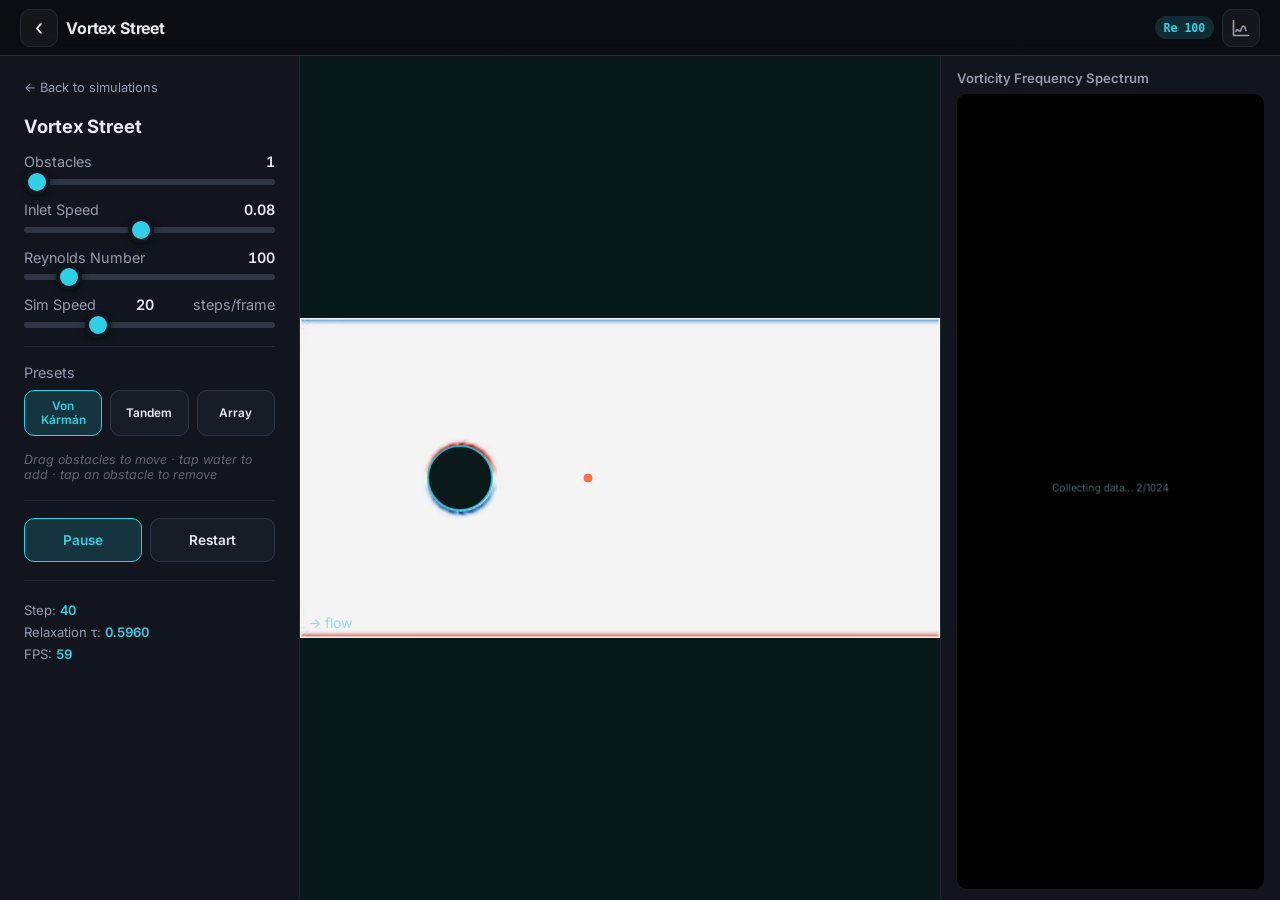
<file: pages/vortex/index.html>
<!DOCTYPE html>
<html lang="en">
<head>
  <meta charset="UTF-8">
  <meta name="viewport" content="width=device-width, initial-scale=1, viewport-fit=cover, maximum-scale=1, user-scalable=no">
  <title>Vortex Street — Lattice Boltzmann</title>
  <link rel="preconnect" href="https://fonts.googleapis.com">
  <link rel="preconnect" href="https://fonts.gstatic.com" crossorigin>
  <link href="https://fonts.googleapis.com/css2?family=Inter:wght@400;600;700&display=swap" rel="stylesheet">
  <link rel="stylesheet" href="../../styles.css">
  <style>
    .canvas-wrap { background: #06181a; }
    .preset-btn { flex: 1; min-width: 0; text-align: center; font-size: 0.74rem; padding: 0.5rem 0.4rem; }
  </style>
</head>
<body>
  <div class="sim-page t-vortex">

    <!-- Mobile top bar -->
    <header class="topbar">
      <a href="../../index.html" class="topbar-back" aria-label="Back to simulations">‹</a>
      <div class="topbar-title">Vortex Street</div>
      <div class="topbar-live"><span id="m-live">Re 100</span></div>
      <button class="topbar-btn" id="m-graph" aria-label="Toggle spectrum">
        <svg viewBox="0 0 24 24" fill="none" stroke="currentColor" stroke-width="2" stroke-linecap="round" stroke-linejoin="round"><path d="M3 3v18h18"/><path d="M6 16c2-6 4 4 6-2s4-6 6 1"/></svg>
      </button>
    </header>

    <!-- Touch hint -->
    <div class="touch-hint" id="touch-hint"><b>Drag</b> an obstacle to move it · <b>tap</b> the water to add one</div>

    <!-- Left: Controls Panel -->
    <div class="controls">
      <a href="../../index.html" class="back-link">&larr; Back to simulations</a>
      <h1>Vortex Street</h1>

      <div class="control-group">
        <label>Obstacles <span id="n-val">1</span></label>
        <input type="range" id="slider-n" min="1" max="6" value="1">
      </div>

      <div class="control-group">
        <label>Inlet Speed <span id="speed-val">0.08</span></label>
        <input type="range" id="slider-speed" min="2" max="15" value="8">
      </div>

      <div class="control-group">
        <label>Reynolds Number <span id="re-val">100</span></label>
        <input type="range" id="slider-re" min="50" max="400" value="100">
      </div>

      <div class="control-group">
        <label>Sim Speed <span id="simspeed-val">20</span> steps/frame</label>
        <input type="range" id="slider-simspeed" min="5" max="60" value="20">
      </div>

      <hr class="divider">

      <div class="control-group">
        <label>Presets</label>
        <div class="btn-row">
          <button class="btn preset-btn active" data-preset="karman">Von K&aacute;rm&aacute;n</button>
          <button class="btn preset-btn" data-preset="tandem">Tandem</button>
          <button class="btn preset-btn" data-preset="array">Array</button>
        </div>
      </div>

      <p class="drag-hint">Drag obstacles to move · tap water to add · tap an obstacle to remove</p>

      <hr class="divider">

      <div class="btn-row">
        <button class="btn primary" id="btn-pause">Pause</button>
        <button class="btn" id="btn-restart">Restart</button>
      </div>

      <hr class="divider">

      <div class="stats">
        Step: <span id="stat-step">0</span><br>
        Relaxation &tau;: <span id="stat-tau">0.60</span><br>
        FPS: <span id="stat-fps">0</span>
      </div>
    </div>

    <!-- Center: Main Canvas -->
    <div class="canvas-wrap">
      <canvas id="canvas-main"></canvas>
    </div>

    <!-- Right: Phase Space Panel -->
    <div class="phase-panel">
      <h2>Vorticity Frequency Spectrum</h2>
      <canvas id="canvas-phase"></canvas>
    </div>

    <!-- Mobile action bar -->
    <nav class="actionbar">
      <button class="act act-secondary" id="m-controls" aria-label="Controls">
        <svg viewBox="0 0 24 24" fill="none" stroke="currentColor" stroke-width="2" stroke-linecap="round"><line x1="4" y1="8" x2="20" y2="8"/><line x1="4" y1="16" x2="20" y2="16"/><circle cx="9" cy="8" r="2.4" fill="currentColor"/><circle cx="15" cy="16" r="2.4" fill="currentColor"/></svg>
      </button>
      <button class="act act-play" id="m-play" aria-label="Play/Pause"></button>
      <button class="act act-secondary" id="m-restart" aria-label="Restart">
        <svg viewBox="0 0 24 24" fill="none" stroke="currentColor" stroke-width="2" stroke-linecap="round" stroke-linejoin="round"><path d="M21 12a9 9 0 1 1-2.64-6.36"/><path d="M21 3v6h-6"/></svg>
      </button>
    </nav>
  </div>

<script>
// ============================================================
// Vortex Street — LBM D2Q9 Visualisation
// ============================================================
(() => {
  'use strict';

  // --- Grid constants (must match worker) ---
  const NX = 400, NY = 200;

  // --- Colormap (diverging blue-white-red, 256 entries) ---
  const CMAP = 256;
  const cmapU32 = new Uint32Array(CMAP);
  (function buildCmap() {
    // 5-stop RdBu: dark-blue, blue, white, red, dark-red
    const stops = [
      [5,48,97], [86,146,209], [245,245,245], [206,86,78], [103,0,31]
    ];
    function lerp(a,b,t){ return Math.round(a+(b-a)*t); }
    for (let i = 0; i < CMAP; i++) {
      const p = i / (CMAP - 1) * 4; // 0-4 across 5 stops
      const seg = Math.min(3, Math.floor(p));
      const t = p - seg;
      const c0 = stops[seg], c1 = stops[seg + 1];
      const r = lerp(c0[0],c1[0],t);
      const g = lerp(c0[1],c1[1],t);
      const b = lerp(c0[2],c1[2],t);
      cmapU32[i] = (255 << 24) | (b << 16) | (g << 8) | r; // ABGR
    }
  })();

  // --- DOM ---
  const canvasMain  = document.getElementById('canvas-main');
  const ctxMain     = canvasMain.getContext('2d');
  const canvasPhase = document.getElementById('canvas-phase');
  const ctxPhase    = canvasPhase.getContext('2d');

  const sliderN      = document.getElementById('slider-n');
  const sliderSpeed  = document.getElementById('slider-speed');
  const sliderRe     = document.getElementById('slider-re');
  const sliderSim    = document.getElementById('slider-simspeed');
  const btnPause     = document.getElementById('btn-pause');
  const btnRestart   = document.getElementById('btn-restart');
  const presetBtns   = document.querySelectorAll('.preset-btn');

  const valN     = document.getElementById('n-val');
  const valSpeed = document.getElementById('speed-val');
  const valRe    = document.getElementById('re-val');
  const valSim   = document.getElementById('simspeed-val');
  const statStep = document.getElementById('stat-step');
  const statTau  = document.getElementById('stat-tau');
  const statFPS  = document.getElementById('stat-fps');
  const mLive    = document.getElementById('m-live');

  // --- Offscreen canvas for vorticity image ---
  const offCanvas = document.createElement('canvas');
  offCanvas.width = NX; offCanvas.height = NY;
  const offCtx = offCanvas.getContext('2d');
  const imgData = offCtx.createImageData(NX, NY);
  const imgU32  = new Uint32Array(imgData.data.buffer);

  // --- State ---
  let obstacles = [];
  let uInlet = 0.08;
  let Re = 100;
  let stepsPerFrame = 20;
  let paused = false;
  let currentPreset = 'karman';

  // --- FFT buffers ---
  const FFT_SIZE = 1024;
  const probeBuffer = new Float64Array(FFT_SIZE);
  let probeHead = 0, probeCount = 0;

  // --- FPS ---
  let frameCount = 0, lastFPSTime = performance.now(), currentFPS = 0;

  // --- Presets ---
  const PRESETS = {
    karman: {
      obstacles: [{ x: 100, y: 100, r: 20 }],
      Re: 100, uInlet: 0.08
    },
    tandem: {
      obstacles: [
        { x: 80, y: 100, r: 15 },
        { x: 180, y: 100, r: 15 }
      ],
      Re: 120, uInlet: 0.08
    },
    array: {
      obstacles: [
        { x: 80, y: 60, r: 10 },
        { x: 80, y: 140, r: 10 },
        { x: 150, y: 100, r: 10 },
        { x: 220, y: 60, r: 10 }
      ],
      Re: 80, uInlet: 0.06
    }
  };

  function generateDefaultObstacles(n) {
    const obs = [];
    const r = Math.max(8, Math.min(20, Math.round(50 / n)));
    const spacing = NY / (n + 1);
    for (let i = 0; i < n; i++)
      obs.push({ x: Math.round(NX * 0.25), y: Math.round(spacing * (i + 1)), r });
    return obs;
  }

  // --- Worker ---
  // Robust URL: handle /path/index.html, /path/, and /path (no trailing slash)
  let _wb = document.baseURI;
  if (!_wb.endsWith('/')) {
    _wb = _wb.split('/').pop().includes('.')
      ? _wb.substring(0, _wb.lastIndexOf('/') + 1)  // strip filename
      : _wb + '/';                                    // add trailing slash
  }
  const worker = new Worker(_wb + 'worker.js');
  let computing = false;
  let latestFrame = null;

  worker.onerror = function(e) {
    console.error('Worker error:', e.message, 'at line', e.lineno);
  };

  worker.onmessage = function(e) {
    if (e.data.type === 'frame') {
      computing = false;
      latestFrame = e.data;
    }
  };

  function requestCompute() {
    if (!computing && !paused) {
      computing = true;
      worker.postMessage({ type: 'step' });
    }
  }

  function sendInit() {
    probeHead = 0; probeCount = 0;
    worker.postMessage({
      type: 'init', NX, NY,
      obstacles: obstacles.map(o => ({...o})),
      uInlet, Re, stepsPerFrame
    });
    computing = false;
    latestFrame = null;
  }

  function sendReset() {
    probeHead = 0; probeCount = 0;
    worker.postMessage({
      type: 'reset',
      obstacles: obstacles.map(o => ({...o})),
      uInlet, Re
    });
    computing = false;
    latestFrame = null;
  }

  // --- Canvas sizing ---
  function resizeCanvases() {
    const mw = canvasMain.parentElement;
    // Letterbox: preserve 2:1 LBM grid ratio so obstacles render as true circles
    const scale = Math.min(mw.clientWidth / NX, mw.clientHeight / NY);
    canvasMain.width  = Math.round(scale * NX);
    canvasMain.height = Math.round(scale * NY);
    const pw = canvasPhase.parentElement;
    canvasPhase.width  = pw.clientWidth;
    canvasPhase.height = pw.clientHeight - 30;
  }

  // --- Rendering: vorticity ---
  function renderVorticity(vort) {
    let maxV = 0;
    for (let i = 0; i < vort.length; i++) {
      const a = Math.abs(vort[i]);
      if (a > maxV) maxV = a;
    }
    if (maxV < 1e-10) maxV = 1e-10;

    for (let i = 0; i < NX * NY; i++) {
      const ci = Math.round((vort[i] / maxV + 1) * 0.5 * (CMAP - 1));
      imgU32[i] = cmapU32[ci < 0 ? 0 : ci >= CMAP ? CMAP - 1 : ci];
    }
    offCtx.putImageData(imgData, 0, 0);
    ctxMain.imageSmoothingEnabled = true;
    ctxMain.drawImage(offCanvas, 0, 0, canvasMain.width, canvasMain.height);
  }

  // --- Rendering: obstacles + probe ---
  function renderOverlay() {
    const sx = canvasMain.width / NX;
    const sy = canvasMain.height / NY;

    // Obstacles
    for (const o of obstacles) {
      ctxMain.beginPath();
      ctxMain.ellipse(o.x * sx, o.y * sy, o.r * sx, o.r * sy, 0, 0, Math.PI * 2);
      ctxMain.fillStyle = '#0a1a1a';
      ctxMain.fill();
      ctxMain.strokeStyle = 'rgba(38,198,218,0.8)';
      ctxMain.lineWidth = 2;
      ctxMain.stroke();
    }

    // Probe point (downstream of first obstacle)
    let px, py;
    if (obstacles.length > 0) {
      px = Math.min(NX - 2, obstacles[0].x + obstacles[0].r * 4);
      py = obstacles[0].y;
    } else {
      px = NX * 0.75; py = NY / 2;
    }
    ctxMain.beginPath();
    ctxMain.arc(px * sx, py * sy, 5, 0, Math.PI * 2);
    ctxMain.fillStyle = '#ff7043';
    ctxMain.fill();
    ctxMain.strokeStyle = '#fff';
    ctxMain.lineWidth = 1;
    ctxMain.stroke();

    // Flow direction arrow
    ctxMain.fillStyle = 'rgba(38,198,218,0.5)';
    ctxMain.font = '14px Inter, sans-serif';
    ctxMain.fillText('\u2192 flow', 8, canvasMain.height - 10);
  }

  // --- FFT ---
  function fft(re, im) {
    const n = re.length;
    for (let i = 1, j = 0; i < n; i++) {
      let bit = n >> 1;
      while (j & bit) { j ^= bit; bit >>= 1; }
      j ^= bit;
      if (i < j) {
        let t = re[i]; re[i] = re[j]; re[j] = t;
        t = im[i]; im[i] = im[j]; im[j] = t;
      }
    }
    for (let len = 2; len <= n; len <<= 1) {
      const half = len >> 1;
      const angle = -2 * Math.PI / len;
      const wR = Math.cos(angle), wI = Math.sin(angle);
      for (let i = 0; i < n; i += len) {
        let cR = 1, cI = 0;
        for (let j = 0; j < half; j++) {
          const a = i + j, b = a + half;
          const tR = re[b] * cR - im[b] * cI;
          const tI = re[b] * cI + im[b] * cR;
          re[b] = re[a] - tR; im[b] = im[a] - tI;
          re[a] += tR;        im[a] += tI;
          const nR = cR * wR - cI * wI;
          cI = cR * wI + cI * wR; cR = nR;
        }
      }
    }
  }

  function recordProbe(val) {
    probeBuffer[probeHead] = val;
    probeHead = (probeHead + 1) % FFT_SIZE;
    if (probeCount < FFT_SIZE) probeCount++;
  }

  // --- Rendering: FFT phase panel ---
  function renderPhase() {
    const w = canvasPhase.width, h = canvasPhase.height;
    if (w === 0 || h === 0) return;

    ctxPhase.fillStyle = '#000000';
    ctxPhase.fillRect(0, 0, w, h);

    if (probeCount < FFT_SIZE) {
      ctxPhase.fillStyle = '#4a6a6a';
      ctxPhase.font = '11px Inter, sans-serif';
      ctxPhase.textAlign = 'center';
      ctxPhase.fillText(
        'Collecting data\u2026 ' + probeCount + '/' + FFT_SIZE, w / 2, h / 2
      );
      return;
    }

    // Build windowed signal
    const re = new Float64Array(FFT_SIZE);
    const im = new Float64Array(FFT_SIZE);
    for (let i = 0; i < FFT_SIZE; i++) {
      const idx = (probeHead - FFT_SIZE + i + FFT_SIZE) % FFT_SIZE;
      const win = 0.5 * (1 - Math.cos(2 * Math.PI * i / (FFT_SIZE - 1)));
      re[i] = probeBuffer[idx] * win;
    }
    fft(re, im);

    // Power spectrum (skip DC)
    const halfN = FFT_SIZE >> 1;
    const power = new Float64Array(halfN);
    let maxP = 0, peakBin = 1;
    for (let k = 1; k < halfN; k++) {
      power[k] = re[k] * re[k] + im[k] * im[k];
      if (power[k] > maxP) { maxP = power[k]; peakBin = k; }
    }

    const D = obstacles.length > 0 ? obstacles[0].r * 2 : 40;
    const stMax = 1.0;
    const kMaxDisplay = Math.min(halfN,
      Math.floor(stMax * FFT_SIZE * stepsPerFrame * uInlet / D));

    // Strouhal of peak
    const peakSt = peakBin * D / (FFT_SIZE * stepsPerFrame * uInlet);

    // Plot area
    const m = { top: 28, right: 15, bottom: 38, left: 48 };
    const pW = w - m.left - m.right;
    const pH = h - m.top - m.bottom;
    if (pW <= 0 || pH <= 0) return;

    // Log scale for y
    const logMax = Math.log10(Math.max(maxP, 1e-10));
    const logMin = logMax - 6;

    // Axes
    ctxPhase.strokeStyle = '#2a3a3a';
    ctxPhase.lineWidth = 1;
    ctxPhase.beginPath();
    ctxPhase.moveTo(m.left, m.top);
    ctxPhase.lineTo(m.left, h - m.bottom);
    ctxPhase.lineTo(w - m.right, h - m.bottom);
    ctxPhase.stroke();

    // Spectrum line
    ctxPhase.beginPath();
    let first = true;
    for (let k = 1; k < kMaxDisplay; k++) {
      const st = k * D / (FFT_SIZE * stepsPerFrame * uInlet);
      const logP = Math.log10(Math.max(power[k], 1e-20));
      const sx = m.left + (st / stMax) * pW;
      const sy = m.top + pH - Math.max(0, Math.min(pH,
        (logP - logMin) / (logMax - logMin) * pH));
      if (first) { ctxPhase.moveTo(sx, sy); first = false; }
      else ctxPhase.lineTo(sx, sy);
    }
    ctxPhase.strokeStyle = '#26c6da';
    ctxPhase.lineWidth = 1.5;
    ctxPhase.stroke();

    // Peak marker
    if (peakBin > 0 && peakBin < kMaxDisplay) {
      const pkX = m.left + (peakSt / stMax) * pW;
      ctxPhase.beginPath();
      ctxPhase.setLineDash([3, 3]);
      ctxPhase.moveTo(pkX, m.top);
      ctxPhase.lineTo(pkX, h - m.bottom);
      ctxPhase.strokeStyle = '#ff7043';
      ctxPhase.lineWidth = 1;
      ctxPhase.stroke();
      ctxPhase.setLineDash([]);
      ctxPhase.fillStyle = '#ff7043';
      ctxPhase.font = '10px Inter, sans-serif';
      ctxPhase.textAlign = 'center';
      ctxPhase.fillText('St = ' + peakSt.toFixed(3), pkX, m.top - 8);
    }

    // Labels
    ctxPhase.fillStyle = '#6a8a8a';
    ctxPhase.font = '10px Inter, sans-serif';
    ctxPhase.textAlign = 'center';
    ctxPhase.fillText('Strouhal Number (fD/U)', m.left + pW / 2, h - 4);
    ctxPhase.save();
    ctxPhase.translate(12, m.top + pH / 2);
    ctxPhase.rotate(-Math.PI / 2);
    ctxPhase.fillText('Power (log)', 0, 0);
    ctxPhase.restore();

    // Tick labels
    ctxPhase.fillStyle = '#557a7a';
    ctxPhase.font = '9px Inter, sans-serif';
    ctxPhase.textAlign = 'center';
    for (let st = 0; st <= stMax; st += 0.2) {
      const sx = m.left + (st / stMax) * pW;
      ctxPhase.fillText(st.toFixed(1), sx, h - m.bottom + 14);
    }
  }

  // --- Drag / tap interaction (pointer events: mouse + touch) ---
  let dragIdx = -1;
  let dragOffX = 0, dragOffY = 0;
  let downLat = null, downMoved = false, downTime = 0;

  function canvasToLattice(e) {
    const rect = canvasMain.getBoundingClientRect();
    return {
      x: (e.clientX - rect.left) / rect.width * NX,
      y: (e.clientY - rect.top) / rect.height * NY
    };
  }

  function hitObstacle(p) {
    for (let i = 0; i < obstacles.length; i++) {
      const dx = p.x - obstacles[i].x, dy = p.y - obstacles[i].y;
      if (dx * dx + dy * dy <= obstacles[i].r * obstacles[i].r * 2.25) return i;
    }
    return -1;
  }

  function pushObstacles() {
    worker.postMessage({
      type: 'updateObstacles',
      obstacles: obstacles.map(ob => ({ ...ob }))
    });
  }

  function syncObstacleCount() {
    sliderN.value = Math.min(parseInt(sliderN.max), obstacles.length);
    valN.textContent = obstacles.length;
  }

  canvasMain.addEventListener('pointerdown', function(e) {
    e.preventDefault();
    canvasMain.setPointerCapture(e.pointerId);
    const p = canvasToLattice(e);
    downLat = p; downMoved = false; downTime = performance.now();
    const idx = hitObstacle(p);
    if (idx >= 0) {
      dragIdx = idx;
      dragOffX = obstacles[idx].x - p.x;
      dragOffY = obstacles[idx].y - p.y;
      canvasMain.style.cursor = 'grabbing';
    }
  });

  canvasMain.addEventListener('pointermove', function(e) {
    const p = canvasToLattice(e);
    if (dragIdx < 0) {
      if (downLat && Math.hypot(p.x - downLat.x, p.y - downLat.y) > 3) downMoved = true;
      canvasMain.style.cursor = hitObstacle(p) >= 0 ? 'grab' : 'default';
      return;
    }
    if (Math.hypot(p.x - downLat.x, p.y - downLat.y) > 3) downMoved = true;
    const o = obstacles[dragIdx];
    o.x = Math.max(o.r + 2, Math.min(NX - o.r - 2, p.x + dragOffX));
    o.y = Math.max(o.r + 2, Math.min(NY - o.r - 2, p.y + dragOffY));
    pushObstacles();
  });

  function vortexUp() {
    const isTap = downLat && !downMoved && (performance.now() - downTime) < 400;
    if (isTap) {
      const idx = hitObstacle(downLat);
      if (idx >= 0) {
        // tap an obstacle → remove it (keep at least one)
        if (obstacles.length > 1) {
          obstacles.splice(idx, 1);
          presetBtns.forEach(b => b.classList.remove('active'));
          pushObstacles();
          syncObstacleCount();
        }
      } else if (obstacles.length < parseInt(sliderN.max)) {
        // tap open water → drop a new obstacle
        const r = Math.max(8, Math.min(20, Math.round(50 / (obstacles.length + 1))));
        obstacles.push({
          x: Math.max(r + 2, Math.min(NX - r - 2, downLat.x)),
          y: Math.max(r + 2, Math.min(NY - r - 2, downLat.y)),
          r
        });
        presetBtns.forEach(b => b.classList.remove('active'));
        pushObstacles();
        syncObstacleCount();
      }
    }
    dragIdx = -1;
    downLat = null;
    canvasMain.style.cursor = 'default';
  }
  canvasMain.addEventListener('pointerup', vortexUp);
  canvasMain.addEventListener('pointercancel', vortexUp);

  // --- Apply preset ---
  function applyPreset(name) {
    currentPreset = name;
    const p = PRESETS[name];
    obstacles = p.obstacles.map(o => ({...o}));
    Re = p.Re; uInlet = p.uInlet;

    sliderN.value = obstacles.length;
    valN.textContent = obstacles.length;
    sliderRe.value = Re;
    valRe.textContent = Re;
    sliderSpeed.value = Math.round(uInlet * 100);
    valSpeed.textContent = uInlet.toFixed(2);

    sendReset();
  }

  // --- Event handlers ---
  sliderN.addEventListener('input', function() { valN.textContent = sliderN.value; });
  sliderN.addEventListener('change', function() {
    obstacles = generateDefaultObstacles(parseInt(sliderN.value));
    presetBtns.forEach(b => b.classList.remove('active'));
    sendReset();
  });

  sliderSpeed.addEventListener('input', function() {
    uInlet = parseInt(sliderSpeed.value) / 100;
    valSpeed.textContent = uInlet.toFixed(2);
    worker.postMessage({ type: 'updateParams', uInlet, Re });
  });

  sliderRe.addEventListener('input', function() {
    Re = parseInt(sliderRe.value);
    valRe.textContent = Re;
    worker.postMessage({ type: 'updateParams', Re, uInlet });
  });

  sliderSim.addEventListener('input', function() {
    stepsPerFrame = parseInt(sliderSim.value);
    valSim.textContent = stepsPerFrame;
    worker.postMessage({ type: 'updateParams', stepsPerFrame });
  });

  btnPause.addEventListener('click', function() {
    paused = !paused;
    btnPause.textContent = paused ? 'Resume' : 'Pause';
    btnPause.classList.toggle('active', paused);
  });

  btnRestart.addEventListener('click', function() { sendReset(); });

  presetBtns.forEach(function(btn) {
    btn.addEventListener('click', function() {
      presetBtns.forEach(b => b.classList.remove('active'));
      btn.classList.add('active');
      applyPreset(btn.dataset.preset);
    });
  });

  // --- Main loop ---
  function mainLoop() {
    requestAnimationFrame(mainLoop);

    if (latestFrame) {
      const data = latestFrame;
      latestFrame = null;

      const vort = data.vorticity instanceof Float32Array
        ? data.vorticity
        : new Float32Array(data.vorticity);

      renderVorticity(vort);
      renderOverlay();
      recordProbe(data.probeVorticity);
      renderPhase();

      statStep.textContent = data.stepCount;
      statTau.textContent = data.tau.toFixed(4);
      if (mLive) mLive.textContent = 'Re ' + Re;
    }

    requestCompute();

    // FPS
    frameCount++;
    const now = performance.now();
    if (now - lastFPSTime >= 1000) {
      currentFPS = frameCount;
      frameCount = 0;
      lastFPSTime = now;
      statFPS.textContent = currentFPS;
    }
  }

  // --- Init ---
  window.addEventListener('resize', resizeCanvases);
  resizeCanvases();
  // Set initial preset state without sending reset (worker not yet initialized)
  const initP = PRESETS['karman'];
  obstacles = initP.obstacles.map(o => ({...o}));
  Re = initP.Re; uInlet = initP.uInlet;
  sliderN.value = obstacles.length; valN.textContent = obstacles.length;
  sliderRe.value = Re; valRe.textContent = Re;
  sliderSpeed.value = Math.round(uInlet * 100); valSpeed.textContent = uInlet.toFixed(2);
  sendInit();
  mainLoop();
})();
</script>
<script src="../ui.js"></script>
</body>
</html>
</file>
<file: styles.css>
/* ===== Reset & Base ===== */
*, *::before, *::after {
  margin: 0;
  padding: 0;
  box-sizing: border-box;
}

:root {
  /* Clean Minimal Lab palette */
  --bg:        #0b0d12;
  --bg-elev:   #12151d;
  --bg-elev2:  #181c26;
  --line:      #232a37;
  --line-2:    #2e3645;
  --text:      #e8eaf1;
  --text-dim:  #939bb0;
  --text-faint:#5d6677;

  --radius:    14px;
  --radius-sm: 10px;
  --font: 'Inter', -apple-system, BlinkMacSystemFont, 'Segoe UI', sans-serif;
  --mono: ui-monospace, 'SF Mono', 'SFMono-Regular', Menlo, monospace;

  /* default accent (overridden per sim) */
  --accent: #36d4f5;
  --accent-soft: rgba(54, 212, 245, 0.14);

  /* Per-sim accent tokens */
  --pendulum-primary: #1a237e;
  --pendulum-accent: #36d4f5;
  --pendulum-highlight: #b388ff;

  --nbody-primary: #000000;
  --nbody-accent: #ffd24a;
  --nbody-highlight: #ffffff;

  --balls-primary: #0a2a0a;
  --balls-accent: #3ddc84;
  --balls-highlight: #ff5a6e;

  --vortex-primary: #0a2a2a;
  --vortex-accent: #2fd0e6;
  --vortex-highlight: #ff8a5c;

  /* iOS safe-area shorthands */
  --sat: env(safe-area-inset-top, 0px);
  --sab: env(safe-area-inset-bottom, 0px);
  --sal: env(safe-area-inset-left, 0px);
  --sar: env(safe-area-inset-right, 0px);
}

html, body {
  height: 100%;
}

body {
  font-family: var(--font);
  background: var(--bg);
  color: var(--text);
  -webkit-font-smoothing: antialiased;
  text-rendering: optimizeLegibility;
}

a { color: inherit; text-decoration: none; }
button { font-family: inherit; }

/* =====================================================================
   LANDING PAGE
   ===================================================================== */
.landing {
  display: flex;
  flex-direction: column;
  align-items: center;
  justify-content: center;
  min-height: 100svh;
  padding: calc(2rem + var(--sat)) 1.25rem calc(2rem + var(--sab));
}

.landing h1 {
  font-size: clamp(1.8rem, 7vw, 2.6rem);
  font-weight: 700;
  letter-spacing: -0.025em;
  text-align: center;
}

.landing .subtitle {
  color: var(--text-dim);
  font-size: clamp(0.95rem, 3.6vw, 1.1rem);
  margin: 0.5rem 0 2.25rem;
  text-align: center;
}

.cards {
  display: grid;
  grid-template-columns: repeat(auto-fit, minmax(260px, 1fr));
  gap: 1rem;
  max-width: 1060px;
  width: 100%;
}

.card {
  background: var(--bg-elev);
  border: 1px solid var(--line);
  border-radius: var(--radius);
  padding: 1.5rem 1.5rem 1.35rem;
  transition: transform 0.18s ease, border-color 0.18s ease, box-shadow 0.18s ease;
  position: relative;
  overflow: hidden;
  -webkit-tap-highlight-color: transparent;
}

.card:active { transform: scale(0.985); }
@media (hover: hover) {
  .card:hover {
    transform: translateY(-4px);
    box-shadow: 0 12px 40px rgba(0,0,0,0.5);
    border-color: var(--line-2);
  }
}

.card .color-bar {
  position: absolute;
  top: 0; left: 0; right: 0;
  height: 4px;
}

.card h2 {
  font-size: 1.2rem;
  font-weight: 700;
  margin: 0.75rem 0 0.4rem;
  letter-spacing: -0.01em;
}

.card p {
  color: var(--text-dim);
  font-size: 0.9rem;
  line-height: 1.55;
}

.card .tag {
  display: inline-block;
  margin-top: 1rem;
  font-size: 0.72rem;
  padding: 0.28rem 0.65rem;
  border-radius: 999px;
  font-weight: 600;
  letter-spacing: 0.02em;
}

.card-pendulum .color-bar { background: linear-gradient(90deg, var(--pendulum-primary), var(--pendulum-accent), var(--pendulum-highlight)); }
.card-pendulum .tag { background: rgba(54,212,245,0.14); color: var(--pendulum-accent); }
.card-nbody .color-bar { background: linear-gradient(90deg, #222, var(--nbody-accent), var(--nbody-highlight)); }
.card-nbody .tag { background: rgba(255,210,74,0.14); color: var(--nbody-accent); }
.card-balls .color-bar { background: linear-gradient(90deg, var(--balls-primary), var(--balls-accent), var(--balls-highlight)); }
.card-balls .tag { background: rgba(61,220,132,0.14); color: var(--balls-accent); }
.card-vortex .color-bar { background: linear-gradient(90deg, var(--vortex-primary), var(--vortex-accent), var(--vortex-highlight)); }
.card-vortex .tag { background: rgba(47,208,230,0.14); color: var(--vortex-accent); }

@media (hover: hover) {
  .card-pendulum:hover { border-color: var(--pendulum-accent); }
  .card-nbody:hover    { border-color: var(--nbody-accent); }
  .card-balls:hover    { border-color: var(--balls-accent); }
  .card-vortex:hover   { border-color: var(--vortex-accent); }
}

/* =====================================================================
   SIM PAGE — accents
   ===================================================================== */
.sim-page.t-pendulum { --accent: var(--pendulum-accent); --accent-soft: rgba(54,212,245,0.16); }
.sim-page.t-nbody    { --accent: var(--nbody-accent);    --accent-soft: rgba(255,210,74,0.16); }
.sim-page.t-balls    { --accent: var(--balls-accent);    --accent-soft: rgba(61,220,132,0.16); }
.sim-page.t-vortex   { --accent: var(--vortex-accent);   --accent-soft: rgba(47,208,230,0.16); }

/* =====================================================================
   SIM PAGE — MOBILE-FIRST LAYOUT
   The canvas is full-bleed; chrome floats over it.
   ===================================================================== */
.sim-page {
  position: fixed;
  inset: 0;
  overflow: hidden;
  background: var(--bg);
  overscroll-behavior: none;
}

/* Canvas stage — full bleed */
.canvas-wrap {
  position: absolute;
  inset: 0;
  display: flex;
  align-items: center;
  justify-content: center;
  background: var(--bg);
  overflow: hidden;
  touch-action: none;
}
.canvas-wrap canvas {
  display: block;
  touch-action: none;
}

/* ---- Top bar ---- */
.topbar {
  position: fixed;
  top: 0; left: 0; right: 0;
  z-index: 30;
  display: flex;
  align-items: center;
  gap: 0.5rem;
  height: calc(52px + var(--sat));
  padding: var(--sat) calc(0.6rem + var(--sar)) 0 calc(0.6rem + var(--sal));
  background: linear-gradient(to bottom, rgba(11,13,18,0.92), rgba(11,13,18,0.62));
  backdrop-filter: blur(14px) saturate(140%);
  -webkit-backdrop-filter: blur(14px) saturate(140%);
  border-bottom: 1px solid var(--line);
}

.topbar-back {
  flex: 0 0 auto;
  width: 38px; height: 38px;
  display: grid; place-items: center;
  border-radius: 10px;
  color: var(--text);
  font-size: 1.4rem;
  line-height: 1;
  background: rgba(255,255,255,0.04);
  border: 1px solid var(--line);
  -webkit-tap-highlight-color: transparent;
}
.topbar-back:active { background: rgba(255,255,255,0.1); }

.topbar-title {
  flex: 1 1 auto;
  font-size: 1rem;
  font-weight: 700;
  letter-spacing: -0.01em;
  white-space: nowrap;
  overflow: hidden;
  text-overflow: ellipsis;
}

.topbar-live {
  flex: 0 0 auto;
  font-family: var(--mono);
  font-size: 0.72rem;
  font-weight: 600;
  color: var(--accent);
  background: var(--accent-soft);
  padding: 0.3rem 0.55rem;
  border-radius: 999px;
  font-variant-numeric: tabular-nums;
  white-space: nowrap;
}

.topbar-btn {
  flex: 0 0 auto;
  width: 38px; height: 38px;
  display: grid; place-items: center;
  border-radius: 10px;
  color: var(--text-dim);
  background: rgba(255,255,255,0.04);
  border: 1px solid var(--line);
  cursor: pointer;
  -webkit-tap-highlight-color: transparent;
}
.topbar-btn svg { width: 20px; height: 20px; }
.topbar-btn.active { color: var(--accent); border-color: var(--accent); background: var(--accent-soft); }

/* ---- Hint pill (touch instruction, auto-fades) ---- */
.touch-hint {
  position: fixed;
  left: 50%;
  bottom: calc(96px + var(--sab));
  transform: translateX(-50%);
  z-index: 25;
  font-size: 0.78rem;
  color: var(--text);
  background: rgba(18,21,29,0.85);
  backdrop-filter: blur(10px);
  -webkit-backdrop-filter: blur(10px);
  border: 1px solid var(--line-2);
  padding: 0.5rem 0.9rem;
  border-radius: 999px;
  pointer-events: none;
  white-space: nowrap;
  box-shadow: 0 6px 24px rgba(0,0,0,0.4);
  transition: opacity 0.5s ease, transform 0.5s ease;
}
.touch-hint.hidden { opacity: 0; transform: translateX(-50%) translateY(8px); }
.touch-hint b { color: var(--accent); font-weight: 600; }

/* ---- Action bar (bottom FAB row) ---- */
.actionbar {
  position: fixed;
  left: 50%;
  transform: translateX(-50%);
  bottom: calc(0.7rem + var(--sab));
  z-index: 30;
  display: flex;
  align-items: center;
  gap: 0.55rem;
  padding: 0.4rem;
  background: rgba(18,21,29,0.86);
  backdrop-filter: blur(16px) saturate(150%);
  -webkit-backdrop-filter: blur(16px) saturate(150%);
  border: 1px solid var(--line-2);
  border-radius: 999px;
  box-shadow: 0 8px 32px rgba(0,0,0,0.5);
}

.act {
  display: inline-flex;
  align-items: center;
  justify-content: center;
  gap: 0.4rem;
  height: 46px;
  padding: 0 1.05rem;
  border-radius: 999px;
  border: none;
  background: transparent;
  color: var(--text);
  font-size: 0.85rem;
  font-weight: 600;
  cursor: pointer;
  -webkit-tap-highlight-color: transparent;
  transition: background 0.15s ease, transform 0.1s ease;
}
.act svg { width: 20px; height: 20px; }
.act:active { transform: scale(0.92); }
.act-secondary { width: 46px; padding: 0; color: var(--text-dim); }
.act-secondary.active { color: var(--accent); background: var(--accent-soft); }

.act-play {
  width: 58px; height: 58px; padding: 0;
  background: var(--accent);
  color: #06080c;
  box-shadow: 0 4px 18px -2px var(--accent-soft);
}
.act-play svg { width: 24px; height: 24px; }
.act-play:active { filter: brightness(1.1); }

/* =====================================================================
   BOTTOM SHEET  (the .controls panel, restyled for mobile)
   ===================================================================== */
.controls {
  position: fixed;
  left: 0; right: 0; bottom: 0;
  z-index: 40;
  max-height: 78svh;
  display: flex;
  flex-direction: column;
  gap: 1rem;
  padding: 0.6rem calc(1.25rem + var(--sar)) calc(1.5rem + var(--sab)) calc(1.25rem + var(--sal));
  background: var(--bg-elev);
  border-top: 1px solid var(--line-2);
  border-radius: 22px 22px 0 0;
  box-shadow: 0 -12px 40px rgba(0,0,0,0.5);
  overflow-y: auto;
  -webkit-overflow-scrolling: touch;
  transform: translateY(102%);
  transition: transform 0.32s cubic-bezier(0.22, 1, 0.36, 1);
}
.sim-page.sheet-open .controls { transform: translateY(0); }

/* drag handle */
.controls::before {
  content: "";
  position: sticky;
  top: 0;
  align-self: center;
  width: 40px; height: 4px;
  flex: 0 0 auto;
  border-radius: 999px;
  background: var(--line-2);
  margin-bottom: 0.25rem;
}

/* Hide redundant in-sheet header/back/description on mobile (top bar covers it) */
.controls > .back-link,
.controls > h1,
.controls > p { display: none; }

.controls h1 {
  font-size: 1.15rem;
  font-weight: 700;
}

.control-group {
  display: flex;
  flex-direction: column;
  gap: 0.55rem;
}

.control-group label {
  font-size: 0.9rem;
  color: var(--text-dim);
  display: flex;
  justify-content: space-between;
  align-items: baseline;
}
.control-group label span {
  color: var(--text);
  font-weight: 600;
  font-variant-numeric: tabular-nums;
}

/* Sliders — large touch targets */
input[type="range"] {
  -webkit-appearance: none;
  appearance: none;
  width: 100%;
  height: 6px;
  border-radius: 999px;
  background: var(--line-2);
  outline: none;
  touch-action: pan-y;
}
input[type="range"]::-webkit-slider-thumb {
  -webkit-appearance: none;
  width: 26px; height: 26px;
  border-radius: 50%;
  background: var(--accent);
  border: 4px solid var(--bg-elev);
  box-shadow: 0 1px 6px rgba(0,0,0,0.5);
  cursor: pointer;
}
input[type="range"]::-moz-range-thumb {
  width: 26px; height: 26px;
  border-radius: 50%;
  background: var(--accent);
  border: 4px solid var(--bg-elev);
  cursor: pointer;
}

.btn-row {
  display: flex;
  gap: 0.5rem;
  flex-wrap: wrap;
}

.btn {
  flex: 1 1 auto;
  min-height: 44px;
  padding: 0.55rem 0.9rem;
  border: 1px solid var(--line-2);
  border-radius: var(--radius-sm);
  background: var(--bg-elev2);
  color: var(--text);
  font-size: 0.85rem;
  font-weight: 600;
  cursor: pointer;
  -webkit-tap-highlight-color: transparent;
  transition: background 0.15s, border-color 0.15s, color 0.15s;
}
.btn:active { transform: scale(0.97); }
.btn.active {
  background: var(--accent-soft);
  border-color: var(--accent);
  color: var(--accent);
}
.btn.primary {
  background: var(--accent-soft);
  border-color: var(--accent);
  color: var(--accent);
}

.divider {
  border: none;
  border-top: 1px solid var(--line);
  margin: 0.1rem 0;
}

/* Stats / readouts */
.stats, .status-bar, .energy-readout {
  font-size: 0.82rem;
  color: var(--text-dim);
  line-height: 1.7;
}
.stats .val, .stats span,
.status-bar .val, .energy-readout .val {
  color: var(--accent);
  font-weight: 600;
  font-variant-numeric: tabular-nums;
}
.status-bar {
  display: flex;
  gap: 1.25rem;
  border-top: 1px solid var(--line);
  padding-top: 0.6rem;
}
.drag-hint { font-size: 0.78rem; color: var(--text-faint); font-style: italic; }

/* =====================================================================
   PHASE / GRAPH PANEL  (slide-up overlay on mobile)
   ===================================================================== */
.phase-panel {
  position: fixed;
  left: 0.6rem; right: 0.6rem;
  bottom: calc(86px + var(--sab));
  z-index: 28;
  height: 38svh;
  display: flex;
  flex-direction: column;
  padding: 0.85rem 1rem 0.7rem;
  background: rgba(18,21,29,0.95);
  backdrop-filter: blur(16px);
  -webkit-backdrop-filter: blur(16px);
  border: 1px solid var(--line-2);
  border-radius: var(--radius);
  box-shadow: 0 10px 40px rgba(0,0,0,0.55);
  transform: translateY(calc(100% + 120px));
  opacity: 0;
  transition: transform 0.3s cubic-bezier(0.22,1,0.36,1), opacity 0.3s ease;
  pointer-events: none;
}
.sim-page.graph-open .phase-panel {
  transform: translateY(0);
  opacity: 1;
  pointer-events: auto;
}
.phase-panel h2 {
  font-size: 0.82rem;
  font-weight: 600;
  margin-bottom: 0.5rem;
  color: var(--text-dim);
}
.phase-panel canvas {
  flex: 1;
  width: 100%;
  min-height: 0;
  border-radius: var(--radius-sm);
}
.phase-panel .legend {
  font-size: 0.72rem;
  color: var(--text-faint);
  margin-top: 0.4rem;
  display: flex;
  justify-content: space-between;
}

.back-link { color: var(--text-dim); }

/* =====================================================================
   DESKTOP / WIDE LAYOUT  — restore the classic 3-pane workstation
   ===================================================================== */
@media (min-width: 880px) {
  .sim-page {
    display: grid;
    grid-template-columns: 300px 1fr 340px;
    grid-template-rows: auto 1fr;
  }

  .topbar {
    position: static;
    grid-column: 1 / -1;
    grid-row: 1;
    height: 56px;
    padding: 0 1.25rem;
  }

  .canvas-wrap {
    position: relative;
    inset: auto;
    grid-column: 2;
    grid-row: 2;
  }

  /* controls become a static left dock */
  .controls {
    position: static;
    transform: none !important;
    grid-column: 1;
    grid-row: 2;
    max-height: none;
    border-radius: 0;
    border-top: none;
    border-right: 1px solid var(--line);
    box-shadow: none;
    padding: 1.5rem;
    gap: 1rem;
  }
  .controls::before { display: none; }
  .controls > .back-link { display: inline-block; font-size: 0.8rem; margin-bottom: 0.25rem; }
  .controls > h1 { display: block; }
  .controls > p { display: block; }

  /* phase becomes a static right dock */
  .phase-panel {
    position: static;
    transform: none !important;
    opacity: 1;
    pointer-events: auto;
    grid-column: 3;
    grid-row: 2;
    height: auto;
    border-radius: 0;
    border: none;
    border-left: 1px solid var(--line);
    background: var(--bg-elev);
    backdrop-filter: none;
    -webkit-backdrop-filter: none;
    box-shadow: none;
  }

  /* hide mobile-only chrome */
  .actionbar, .touch-hint { display: none; }
}

@media (min-width: 880px) and (hover: hover) {
  .btn:hover { border-color: var(--text-dim); }
  .topbar-back:hover, .topbar-btn:hover { background: rgba(255,255,255,0.08); }
}
</file>
